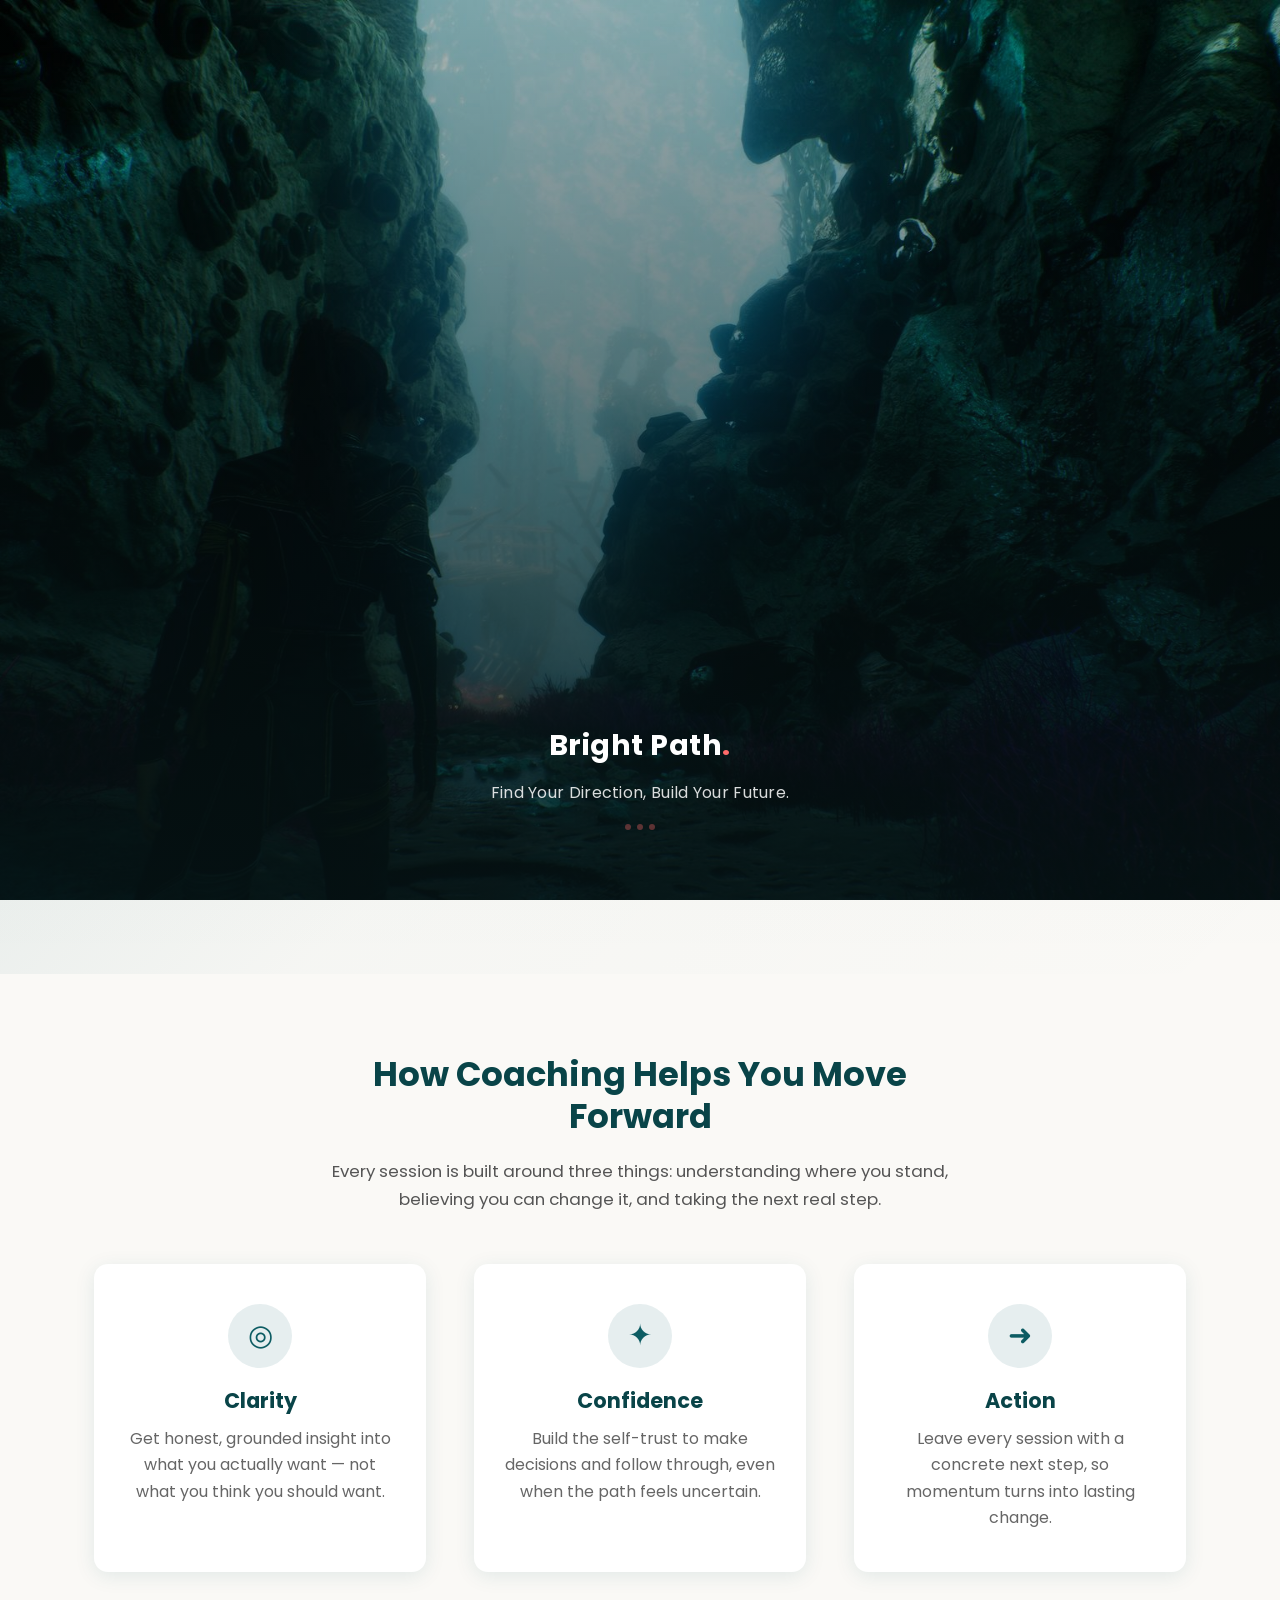
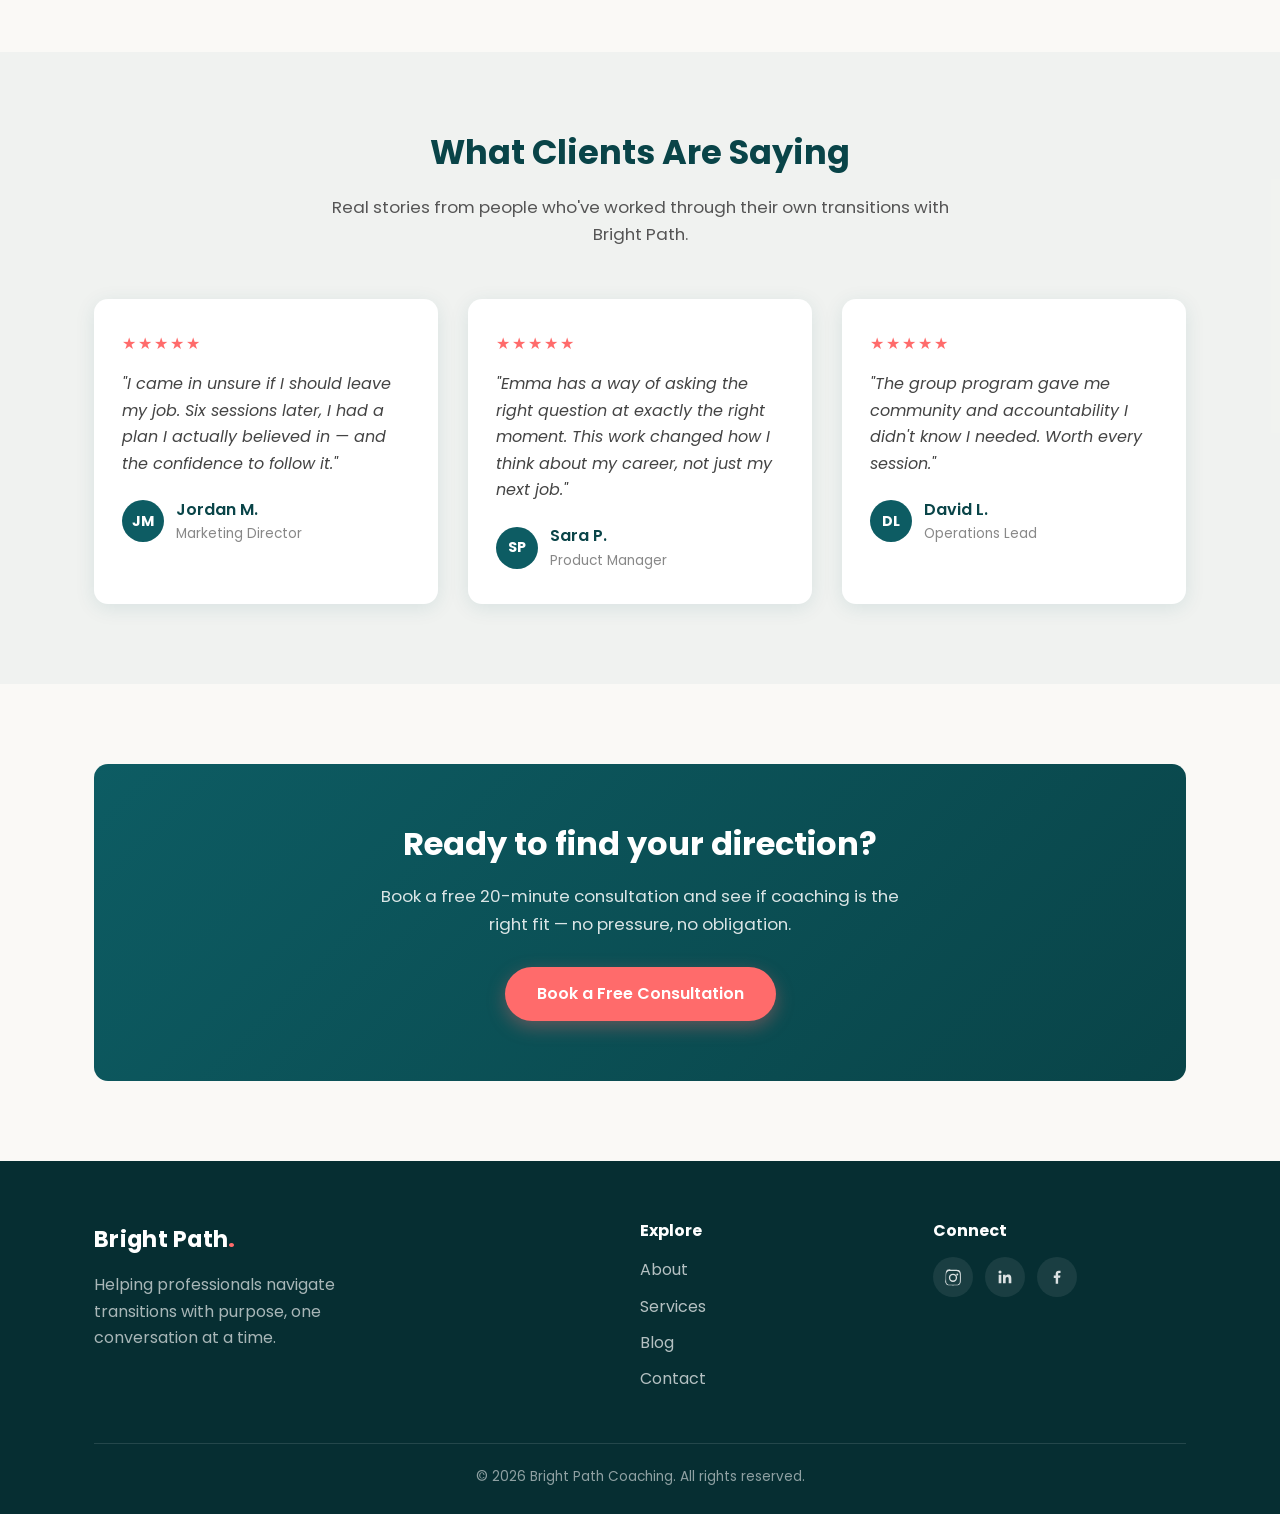
<file: index.html>
<!DOCTYPE html>
<html lang="en">
<head>
<script>document.documentElement.classList.add('js-ready');</script>
<meta charset="UTF-8">
<meta name="viewport" content="width=device-width, initial-scale=1.0">
<title>Bright Path Coaching | Find Your Direction, Build Your Future</title>
<meta name="description" content="Life coaching for professionals navigating career and life transitions with clarity, confidence, and action.">
<link rel="icon" href="favicon.ico" sizes="any">
<link rel="icon" type="image/png" href="favicon-32.png" sizes="32x32">
<link rel="apple-touch-icon" href="favicon-180.png">
<link rel="preconnect" href="https://fonts.googleapis.com">
<link href="https://fonts.googleapis.com/css2?family=Poppins:wght@400;500;600;700&display=swap" rel="stylesheet">
<link rel="stylesheet" href="style.css">
<noscript><style>#site-loader { display: none; }</style></noscript>
</head>
<body>

<div id="site-loader" class="site-loader" aria-hidden="true">
  <img src="loading-screen.jpg" alt="" class="site-loader-image">
  <div class="site-loader-content">
    <span class="site-loader-logo">Bright Path<span>.</span></span>
    <span class="site-loader-tagline">Find Your Direction, Build Your Future.</span>
    <span class="site-loader-dots"><span></span><span></span><span></span></span>
  </div>
</div>

<header class="site-header">
  <nav class="navbar">
    <a href="index.html" class="logo">Bright Path<span>.</span></a>
    <ul class="nav-links">
      <li><a href="index.html" class="active">Home</a></li>
      <li><a href="about.html">About</a></li>
      <li><a href="services.html">Services</a></li>
      <li><a href="blot.html">Blog</a></li>
      <li><a href="contact.html">Contact</a></li>
    </ul>
    <button class="nav-toggle" aria-label="Toggle navigation" aria-expanded="false">
      <span></span><span></span><span></span>
    </button>
  </nav>
</header>

<main>

  <!-- Hero -->
  <section class="hero">
    <div class="container">
      <span class="hero-tag">Life &amp; Career Coaching</span>
      <h1>Find Your Direction, Build Your Future.</h1>
      <p class="lead">One-on-one and group coaching for professionals ready to move through transitions with clarity, confidence, and a plan that actually works.</p>
      <div class="hero-actions">
        <a href="contact.html" class="btn btn-primary">Book a Free Consultation</a>
        <a href="services.html" class="btn btn-outline">View Services</a>
      </div>
    </div>
  </section>

  <!-- Feature Cards -->
  <section id="features">
    <div class="container">
      <div class="section-heading">
        <h2>How Coaching Helps You Move Forward</h2>
        <p>Every session is built around three things: understanding where you stand, believing you can change it, and taking the next real step.</p>
      </div>
      <div class="card-grid">
        <div class="card">
          <div class="card-icon">◎</div>
          <h3>Clarity</h3>
          <p>Get honest, grounded insight into what you actually want — not what you think you should want.</p>
        </div>
        <div class="card">
          <div class="card-icon">✦</div>
          <h3>Confidence</h3>
          <p>Build the self-trust to make decisions and follow through, even when the path feels uncertain.</p>
        </div>
        <div class="card">
          <div class="card-icon">➜</div>
          <h3>Action</h3>
          <p>Leave every session with a concrete next step, so momentum turns into lasting change.</p>
        </div>
      </div>
    </div>
  </section>

  <!-- Testimonials -->
  <section class="testimonials reveal">
    <div class="container">
      <div class="section-heading">
        <h2>What Clients Are Saying</h2>
        <p>Real stories from people who've worked through their own transitions with Bright Path.</p>
      </div>
      <div class="testimonial-grid">
        <div class="testimonial-card">
          <div class="testimonial-stars">★★★★★</div>
          <p class="testimonial-quote">"I came in unsure if I should leave my job. Six sessions later, I had a plan I actually believed in — and the confidence to follow it."</p>
          <div class="testimonial-author">
            <div class="testimonial-avatar">JM</div>
            <div>
              <div class="testimonial-author-name">Jordan M.</div>
              <div class="testimonial-author-role">Marketing Director</div>
            </div>
          </div>
        </div>
        <div class="testimonial-card">
          <div class="testimonial-stars">★★★★★</div>
          <p class="testimonial-quote">"Emma has a way of asking the right question at exactly the right moment. This work changed how I think about my career, not just my next job."</p>
          <div class="testimonial-author">
            <div class="testimonial-avatar">SP</div>
            <div>
              <div class="testimonial-author-name">Sara P.</div>
              <div class="testimonial-author-role">Product Manager</div>
            </div>
          </div>
        </div>
        <div class="testimonial-card">
          <div class="testimonial-stars">★★★★★</div>
          <p class="testimonial-quote">"The group program gave me community and accountability I didn't know I needed. Worth every session."</p>
          <div class="testimonial-author">
            <div class="testimonial-avatar">DL</div>
            <div>
              <div class="testimonial-author-name">David L.</div>
              <div class="testimonial-author-role">Operations Lead</div>
            </div>
          </div>
        </div>
      </div>
    </div>
  </section>

  <!-- CTA -->
  <section>
    <div class="cta-wrap">
      <div class="cta-band">
        <h2>Ready to find your direction?</h2>
        <p>Book a free 20-minute consultation and see if coaching is the right fit — no pressure, no obligation.</p>
        <a href="contact.html" class="btn btn-primary">Book a Free Consultation</a>
      </div>
    </div>
  </section>

</main>

<footer class="site-footer">
  <div class="container">
    <div class="footer-grid">
      <div class="footer-brand">
        <a href="index.html" class="logo">Bright Path<span>.</span></a>
        <p>Helping professionals navigate transitions with purpose, one conversation at a time.</p>
      </div>
      <div class="footer-col">
        <h4>Explore</h4>
        <ul>
          <li><a href="about.html">About</a></li>
          <li><a href="services.html">Services</a></li>
          <li><a href="blot.html">Blog</a></li>
          <li><a href="contact.html">Contact</a></li>
        </ul>
      </div>
      <div class="footer-col">
        <h4>Connect</h4>
        <div class="footer-social">
          <a href="https://instagram.com" target="_blank" rel="noopener" aria-label="Instagram">
            <svg viewBox="0 0 24 24" fill="currentColor" aria-hidden="true"><path d="M12 2.2c3.2 0 3.6 0 4.9.1 1.2.1 2 .3 2.5.5.6.2 1 .5 1.5 1 .4.4.7.9 1 1.5.2.5.4 1.3.5 2.5.1 1.3.1 1.7.1 4.9s0 3.6-.1 4.9c-.1 1.2-.3 2-.5 2.5-.2.6-.5 1-1 1.5-.4.4-.9.7-1.5 1-.5.2-1.3.4-2.5.5-1.3.1-1.7.1-4.9.1s-3.6 0-4.9-.1c-1.2-.1-2-.3-2.5-.5-.6-.2-1-.5-1.5-1-.4-.4-.7-.9-1-1.5-.2-.5-.4-1.3-.5-2.5C2.2 15.6 2.2 15.2 2.2 12s0-3.6.1-4.9c.1-1.2.3-2 .5-2.5.2-.6.5-1 1-1.5.4-.4.9-.7 1.5-1 .5-.2 1.3-.4 2.5-.5C8.4 2.2 8.8 2.2 12 2.2zm0 1.8c-3.1 0-3.5 0-4.7.1-1 .1-1.6.2-2 .4-.5.2-.8.4-1.2.8-.4.4-.6.7-.8 1.2-.1.4-.3 1-.4 2-.1 1.2-.1 1.6-.1 4.7s0 3.5.1 4.7c.1 1 .2 1.6.4 2 .2.5.4.8.8 1.2.4.4.7.6 1.2.8.4.1 1 .3 2 .4 1.2.1 1.6.1 4.7.1s3.5 0 4.7-.1c1-.1 1.6-.2 2-.4.5-.2.8-.4 1.2-.8.4-.4.6-.7.8-1.2.1-.4.3-1 .4-2 .1-1.2.1-1.6.1-4.7s0-3.5-.1-4.7c-.1-1-.2-1.6-.4-2-.2-.5-.4-.8-.8-1.2-.4-.4-.7-.6-1.2-.8-.4-.1-1-.3-2-.4-1.2-.1-1.6-.1-4.7-.1zm0 3.5a5.5 5.5 0 110 11 5.5 5.5 0 010-11zm0 1.8a3.7 3.7 0 100 7.4 3.7 3.7 0 000-7.4zm5.7-2a1.3 1.3 0 110 2.6 1.3 1.3 0 010-2.6z"/></svg>
          </a>
          <a href="https://linkedin.com" target="_blank" rel="noopener" aria-label="LinkedIn">
            <svg viewBox="0 0 24 24" fill="currentColor" aria-hidden="true"><path d="M20.45 20.45h-3.55v-5.57c0-1.33-.03-3.04-1.85-3.04-1.86 0-2.15 1.45-2.15 2.94v5.67H9.35V9h3.41v1.56h.05c.48-.9 1.64-1.85 3.37-1.85 3.6 0 4.27 2.37 4.27 5.46v6.28zM5.34 7.43a2.06 2.06 0 110-4.12 2.06 2.06 0 010 4.12zM7.12 20.45H3.56V9h3.56v11.45z"/></svg>
          </a>
          <a href="https://facebook.com" target="_blank" rel="noopener" aria-label="Facebook">
            <svg viewBox="0 0 24 24" fill="currentColor" aria-hidden="true"><path d="M13.5 21v-7.9h2.66l.4-3.1h-3.06V8.1c0-.9.25-1.51 1.54-1.51h1.64V3.8c-.28-.04-1.26-.12-2.4-.12-2.37 0-4 1.45-4 4.1v2.3H7.7v3.1h2.58V21h3.22z"/></svg>
          </a>
        </div>
      </div>
    </div>
    <div class="footer-bottom">
      &copy; 2026 Bright Path Coaching. All rights reserved.
    </div>
  </div>
</footer>

<script src="script.js"></script>
</body>
</html>
</file>
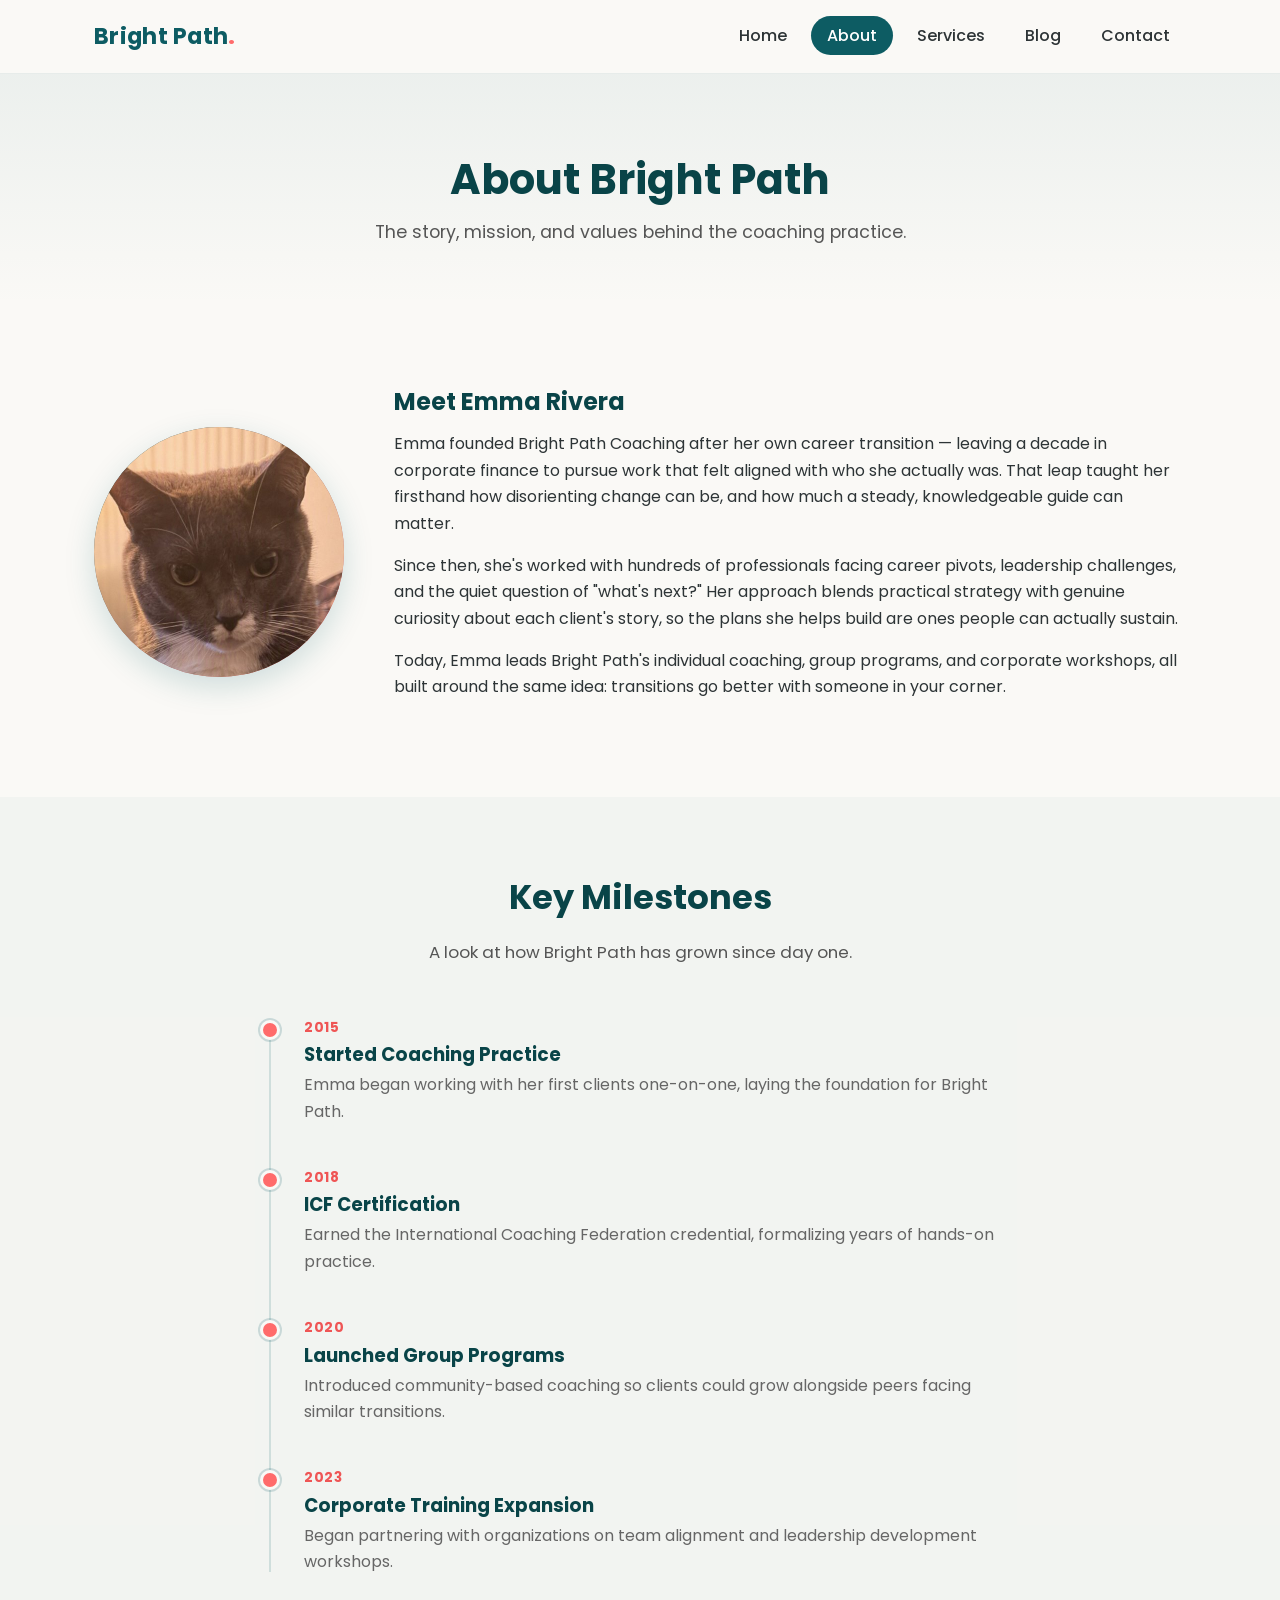
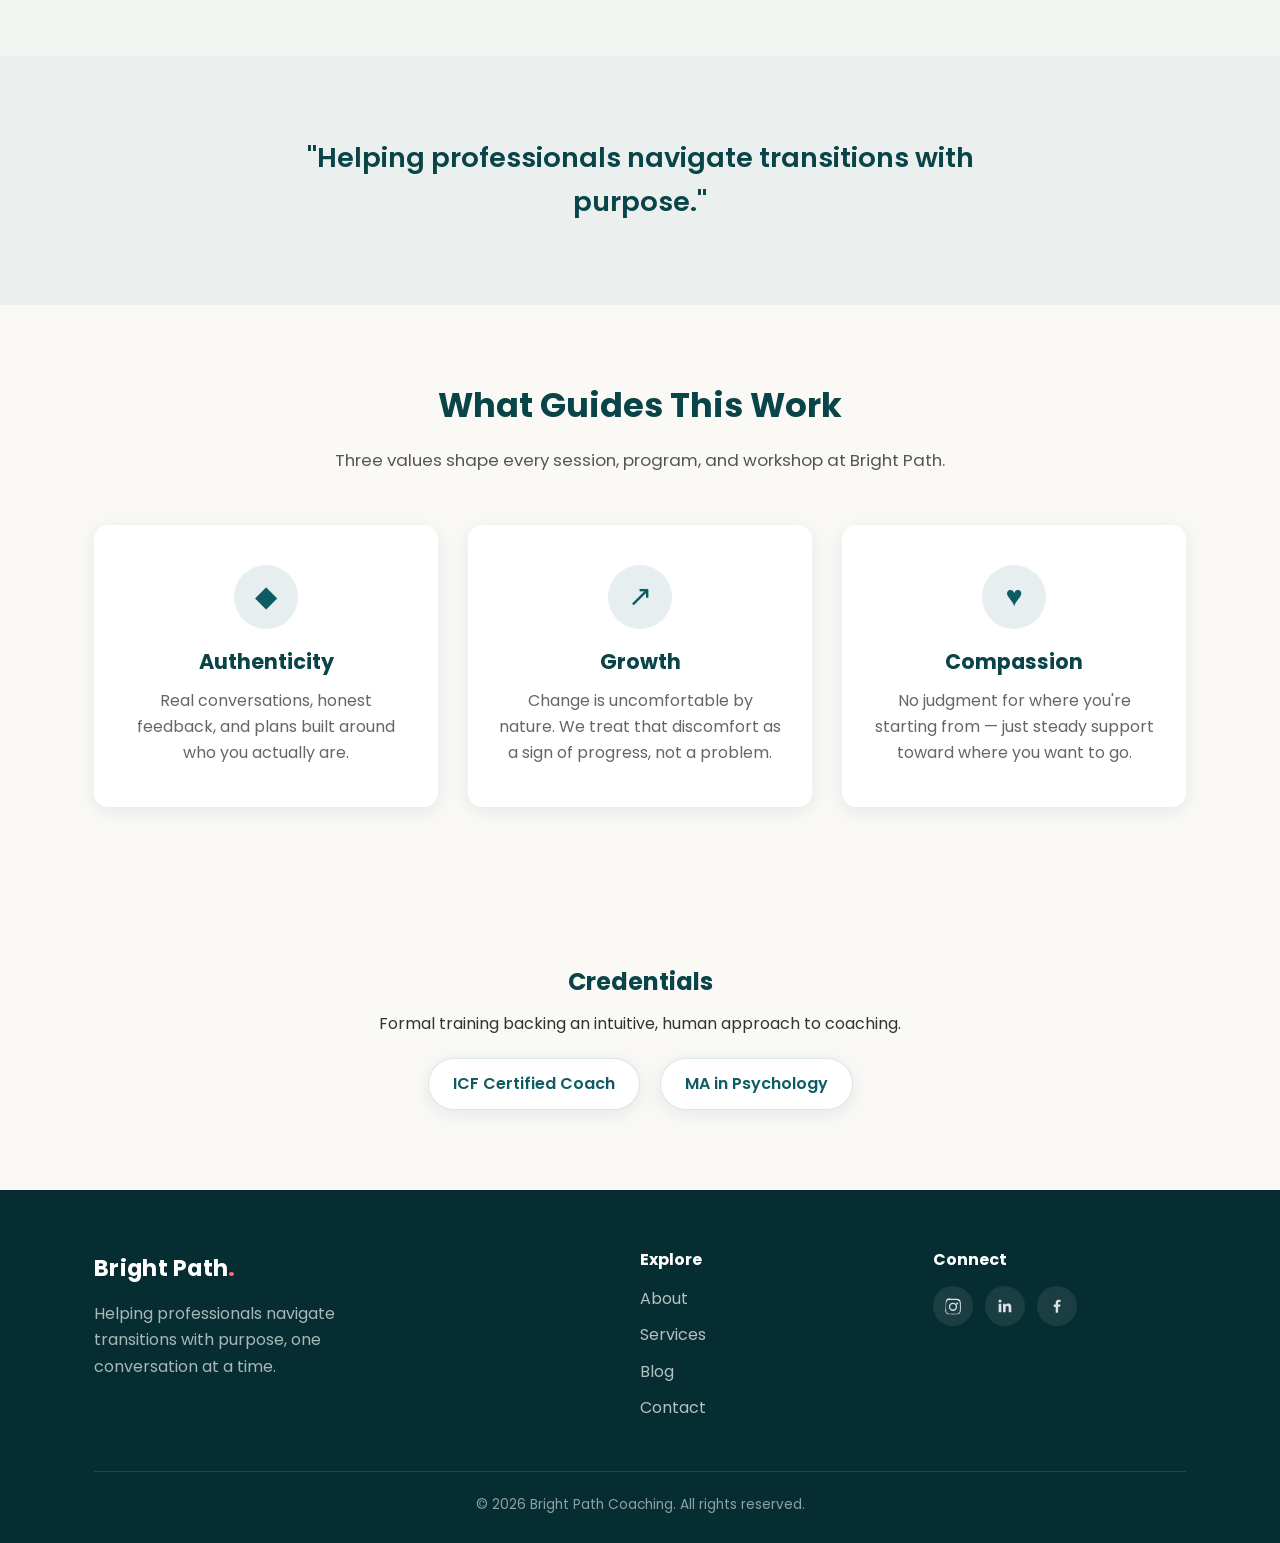
<file: about.html>
<!DOCTYPE html>
<html lang="en">
<head>
<script>document.documentElement.classList.add('js-ready');</script>
<meta charset="UTF-8">
<meta name="viewport" content="width=device-width, initial-scale=1.0">
<title>About Emma Rivera | Bright Path Coaching</title>
<meta name="description" content="Meet Emma Rivera, founder of Bright Path Coaching — ICF Certified Coach helping professionals navigate transitions with purpose.">
<link rel="icon" href="favicon.ico" sizes="any">
<link rel="icon" type="image/png" href="favicon-32.png" sizes="32x32">
<link rel="apple-touch-icon" href="favicon-180.png">
<link rel="preconnect" href="https://fonts.googleapis.com">
<link href="https://fonts.googleapis.com/css2?family=Poppins:wght@400;500;600;700&display=swap" rel="stylesheet">
<link rel="stylesheet" href="style.css">
</head>
<body>

<header class="site-header">
  <nav class="navbar">
    <a href="index.html" class="logo">Bright Path<span>.</span></a>
    <ul class="nav-links">
      <li><a href="index.html">Home</a></li>
      <li><a href="about.html" class="active">About</a></li>
      <li><a href="services.html">Services</a></li>
      <li><a href="blot.html">Blog</a></li>
      <li><a href="contact.html">Contact</a></li>
    </ul>
    <button class="nav-toggle" aria-label="Toggle navigation" aria-expanded="false">
      <span></span><span></span><span></span>
    </button>
  </nav>
</header>

<main>

  <section class="page-header">
    <div class="container">
      <h1>About Bright Path</h1>
      <p>The story, mission, and values behind the coaching practice.</p>
    </div>
  </section>

  <!-- Founder story -->
  <section id="story">
    <div class="container">
      <div class="about-story">
        <div class="photo-placeholder">
          <img src="founder-photo.jpg" alt="Emma Rivera, founder of Bright Path Coaching">
        </div>
        <div>
          <h2>Meet Emma Rivera</h2>
          <p>Emma founded Bright Path Coaching after her own career transition — leaving a decade in corporate finance to pursue work that felt aligned with who she actually was. That leap taught her firsthand how disorienting change can be, and how much a steady, knowledgeable guide can matter.</p>
          <p>Since then, she's worked with hundreds of professionals facing career pivots, leadership challenges, and the quiet question of "what's next?" Her approach blends practical strategy with genuine curiosity about each client's story, so the plans she helps build are ones people can actually sustain.</p>
          <p>Today, Emma leads Bright Path's individual coaching, group programs, and corporate workshops, all built around the same idea: transitions go better with someone in your corner.</p>
        </div>
      </div>
    </div>
  </section>

  <!-- Milestones -->
  <section id="milestones" style="background-color: rgba(13, 92, 99, 0.03);">
    <div class="container">
      <div class="section-heading">
        <h2>Key Milestones</h2>
        <p>A look at how Bright Path has grown since day one.</p>
      </div>
      <div class="timeline">
        <div class="timeline-item">
          <span class="timeline-dot"></span>
          <div class="timeline-year">2015</div>
          <h4>Started Coaching Practice</h4>
          <p>Emma began working with her first clients one-on-one, laying the foundation for Bright Path.</p>
        </div>
        <div class="timeline-item">
          <span class="timeline-dot"></span>
          <div class="timeline-year">2018</div>
          <h4>ICF Certification</h4>
          <p>Earned the International Coaching Federation credential, formalizing years of hands-on practice.</p>
        </div>
        <div class="timeline-item">
          <span class="timeline-dot"></span>
          <div class="timeline-year">2020</div>
          <h4>Launched Group Programs</h4>
          <p>Introduced community-based coaching so clients could grow alongside peers facing similar transitions.</p>
        </div>
        <div class="timeline-item">
          <span class="timeline-dot"></span>
          <div class="timeline-year">2023</div>
          <h4>Corporate Training Expansion</h4>
          <p>Began partnering with organizations on team alignment and leadership development workshops.</p>
        </div>
      </div>
    </div>
  </section>

  <!-- Mission -->
  <section class="mission-band">
    <div class="container">
      <blockquote>"Helping professionals navigate transitions with purpose."</blockquote>
    </div>
  </section>

  <!-- Values -->
  <section id="values">
    <div class="container">
      <div class="section-heading">
        <h2>What Guides This Work</h2>
        <p>Three values shape every session, program, and workshop at Bright Path.</p>
      </div>
      <div class="values-grid">
        <div class="card">
          <div class="card-icon">◆</div>
          <h3>Authenticity</h3>
          <p>Real conversations, honest feedback, and plans built around who you actually are.</p>
        </div>
        <div class="card">
          <div class="card-icon">↗</div>
          <h3>Growth</h3>
          <p>Change is uncomfortable by nature. We treat that discomfort as a sign of progress, not a problem.</p>
        </div>
        <div class="card">
          <div class="card-icon">♥</div>
          <h3>Compassion</h3>
          <p>No judgment for where you're starting from — just steady support toward where you want to go.</p>
        </div>
      </div>
    </div>
  </section>

  <!-- Certifications -->
  <section id="certifications">
    <div class="container" style="text-align:center;">
      <h2>Credentials</h2>
      <p>Formal training backing an intuitive, human approach to coaching.</p>
      <div class="cert-list">
        <span class="cert-badge">ICF Certified Coach</span>
        <span class="cert-badge">MA in Psychology</span>
      </div>
    </div>
  </section>

</main>

<footer class="site-footer">
  <div class="container">
    <div class="footer-grid">
      <div class="footer-brand">
        <a href="index.html" class="logo">Bright Path<span>.</span></a>
        <p>Helping professionals navigate transitions with purpose, one conversation at a time.</p>
      </div>
      <div class="footer-col">
        <h4>Explore</h4>
        <ul>
          <li><a href="about.html">About</a></li>
          <li><a href="services.html">Services</a></li>
          <li><a href="blot.html">Blog</a></li>
          <li><a href="contact.html">Contact</a></li>
        </ul>
      </div>
      <div class="footer-col">
        <h4>Connect</h4>
        <div class="footer-social">
          <a href="https://instagram.com" target="_blank" rel="noopener" aria-label="Instagram">
            <svg viewBox="0 0 24 24" fill="currentColor" aria-hidden="true"><path d="M12 2.2c3.2 0 3.6 0 4.9.1 1.2.1 2 .3 2.5.5.6.2 1 .5 1.5 1 .4.4.7.9 1 1.5.2.5.4 1.3.5 2.5.1 1.3.1 1.7.1 4.9s0 3.6-.1 4.9c-.1 1.2-.3 2-.5 2.5-.2.6-.5 1-1 1.5-.4.4-.9.7-1.5 1-.5.2-1.3.4-2.5.5-1.3.1-1.7.1-4.9.1s-3.6 0-4.9-.1c-1.2-.1-2-.3-2.5-.5-.6-.2-1-.5-1.5-1-.4-.4-.7-.9-1-1.5-.2-.5-.4-1.3-.5-2.5C2.2 15.6 2.2 15.2 2.2 12s0-3.6.1-4.9c.1-1.2.3-2 .5-2.5.2-.6.5-1 1-1.5.4-.4.9-.7 1.5-1 .5-.2 1.3-.4 2.5-.5C8.4 2.2 8.8 2.2 12 2.2zm0 1.8c-3.1 0-3.5 0-4.7.1-1 .1-1.6.2-2 .4-.5.2-.8.4-1.2.8-.4.4-.6.7-.8 1.2-.1.4-.3 1-.4 2-.1 1.2-.1 1.6-.1 4.7s0 3.5.1 4.7c.1 1 .2 1.6.4 2 .2.5.4.8.8 1.2.4.4.7.6 1.2.8.4.1 1 .3 2 .4 1.2.1 1.6.1 4.7.1s3.5 0 4.7-.1c1-.1 1.6-.2 2-.4.5-.2.8-.4 1.2-.8.4-.4.6-.7.8-1.2.1-.4.3-1 .4-2 .1-1.2.1-1.6.1-4.7s0-3.5-.1-4.7c-.1-1-.2-1.6-.4-2-.2-.5-.4-.8-.8-1.2-.4-.4-.7-.6-1.2-.8-.4-.1-1-.3-2-.4-1.2-.1-1.6-.1-4.7-.1zm0 3.5a5.5 5.5 0 110 11 5.5 5.5 0 010-11zm0 1.8a3.7 3.7 0 100 7.4 3.7 3.7 0 000-7.4zm5.7-2a1.3 1.3 0 110 2.6 1.3 1.3 0 010-2.6z"/></svg>
          </a>
          <a href="https://linkedin.com" target="_blank" rel="noopener" aria-label="LinkedIn">
            <svg viewBox="0 0 24 24" fill="currentColor" aria-hidden="true"><path d="M20.45 20.45h-3.55v-5.57c0-1.33-.03-3.04-1.85-3.04-1.86 0-2.15 1.45-2.15 2.94v5.67H9.35V9h3.41v1.56h.05c.48-.9 1.64-1.85 3.37-1.85 3.6 0 4.27 2.37 4.27 5.46v6.28zM5.34 7.43a2.06 2.06 0 110-4.12 2.06 2.06 0 010 4.12zM7.12 20.45H3.56V9h3.56v11.45z"/></svg>
          </a>
          <a href="https://facebook.com" target="_blank" rel="noopener" aria-label="Facebook">
            <svg viewBox="0 0 24 24" fill="currentColor" aria-hidden="true"><path d="M13.5 21v-7.9h2.66l.4-3.1h-3.06V8.1c0-.9.25-1.51 1.54-1.51h1.64V3.8c-.28-.04-1.26-.12-2.4-.12-2.37 0-4 1.45-4 4.1v2.3H7.7v3.1h2.58V21h3.22z"/></svg>
          </a>
        </div>
      </div>
    </div>
    <div class="footer-bottom">
      &copy; 2026 Bright Path Coaching. All rights reserved.
    </div>
  </div>
</footer>

<script src="script.js"></script>
</body>
</html>
</file>
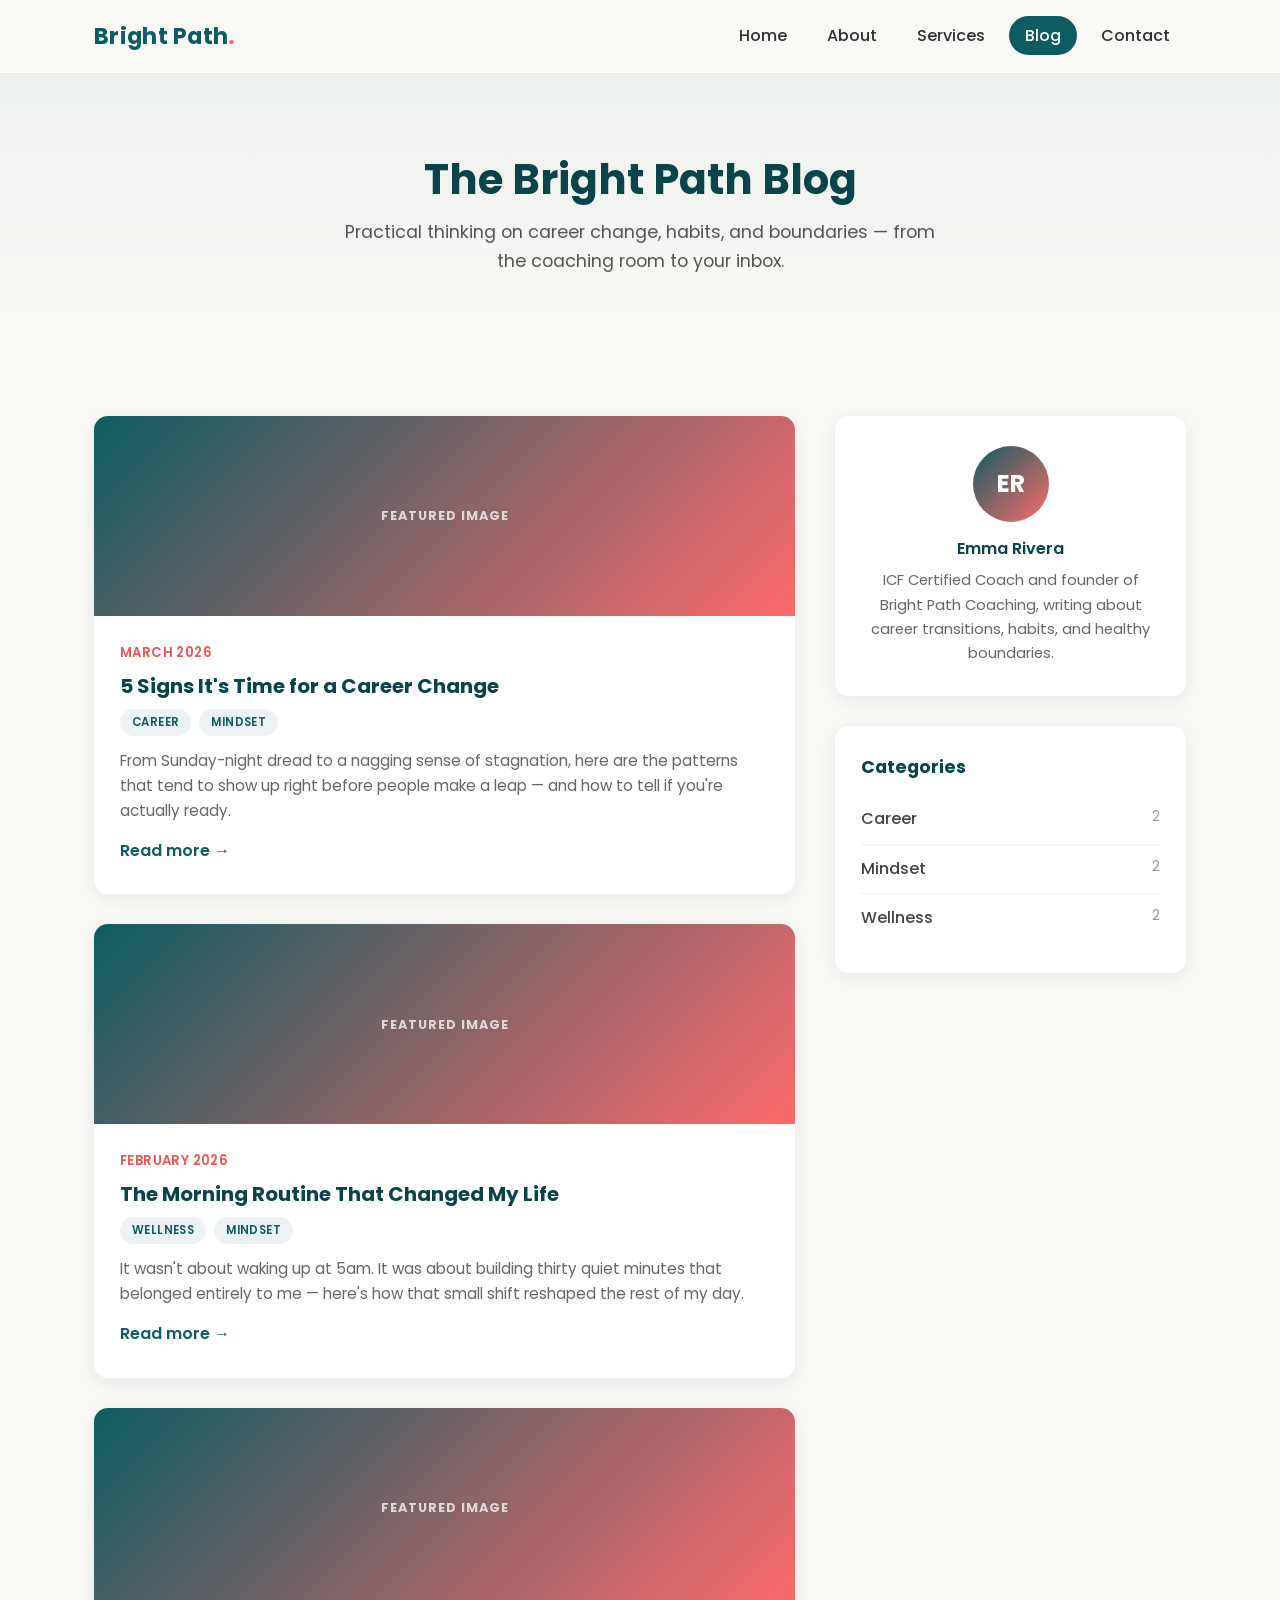
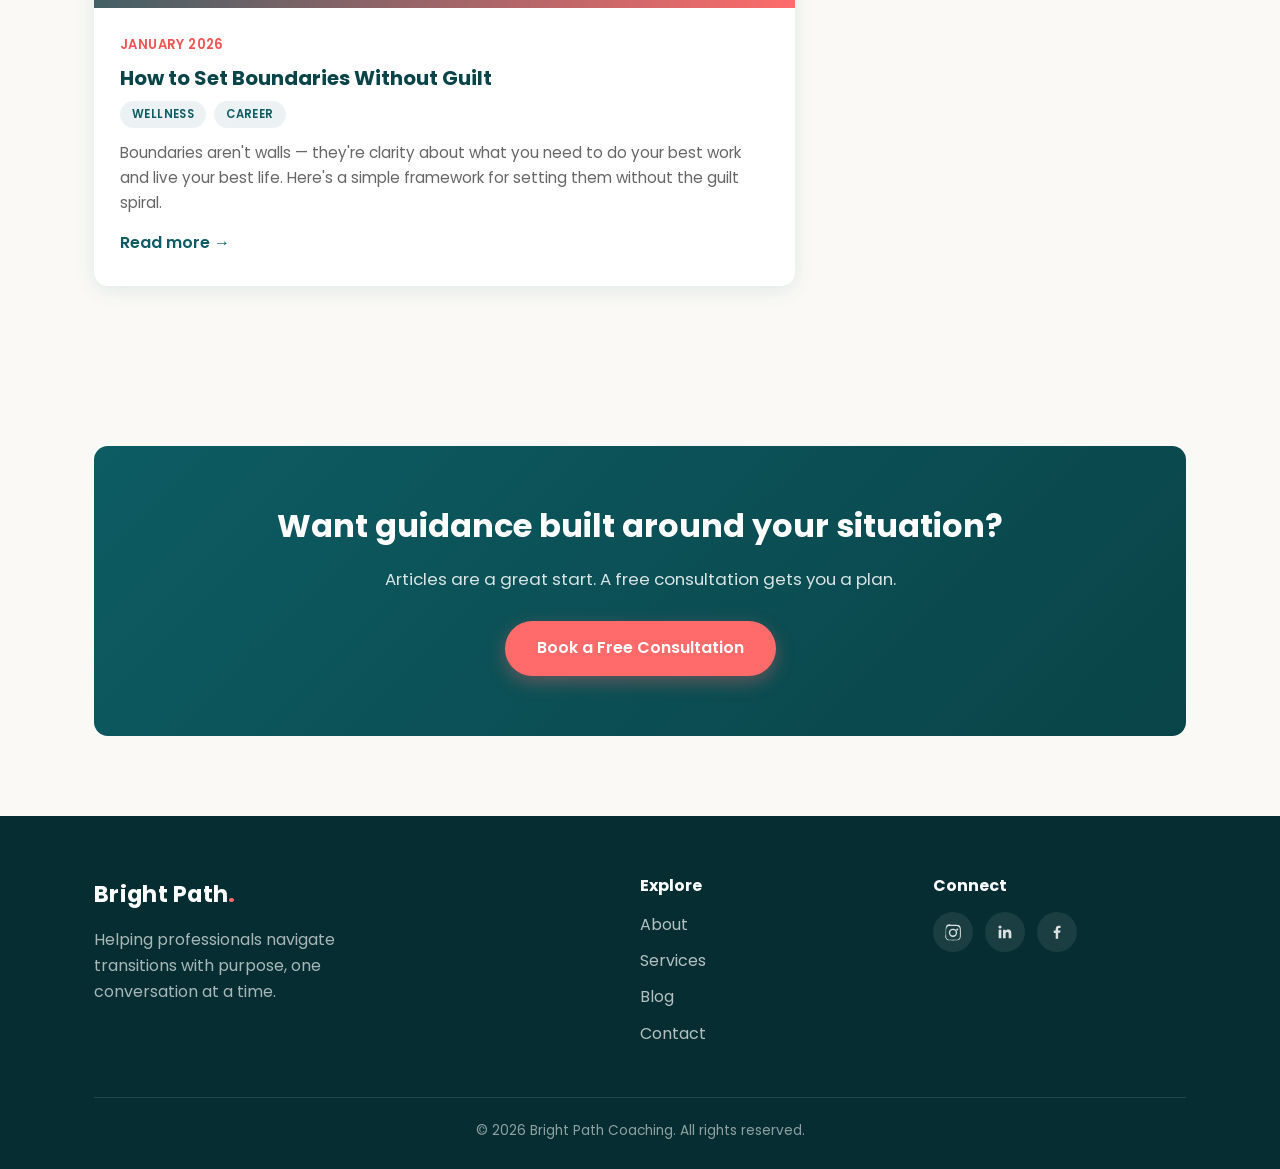
<file: blot.html>
<!DOCTYPE html>
<html lang="en">
<head>
<script>document.documentElement.classList.add('js-ready');</script>
<meta charset="UTF-8">
<meta name="viewport" content="width=device-width, initial-scale=1.0">
<title>Blog | Bright Path Coaching</title>
<meta name="description" content="Insights on career change, habits, and boundaries from Bright Path Coaching.">
<link rel="icon" href="favicon.ico" sizes="any">
<link rel="icon" type="image/png" href="favicon-32.png" sizes="32x32">
<link rel="apple-touch-icon" href="favicon-180.png">
<link rel="preconnect" href="https://fonts.googleapis.com">
<link href="https://fonts.googleapis.com/css2?family=Poppins:wght@400;500;600;700&display=swap" rel="stylesheet">
<link rel="stylesheet" href="style.css">
</head>
<body>

<header class="site-header">
  <nav class="navbar">
    <a href="index.html" class="logo">Bright Path<span>.</span></a>
    <ul class="nav-links">
      <li><a href="index.html">Home</a></li>
      <li><a href="about.html">About</a></li>
      <li><a href="services.html">Services</a></li>
      <li><a href="blot.html" class="active">Blog</a></li>
      <li><a href="contact.html">Contact</a></li>
    </ul>
    <button class="nav-toggle" aria-label="Toggle navigation" aria-expanded="false">
      <span></span><span></span><span></span>
    </button>
  </nav>
</header>

<main>

  <section class="page-header">
    <div class="container">
      <h1>The Bright Path Blog</h1>
      <p>Practical thinking on career change, habits, and boundaries — from the coaching room to your inbox.</p>
    </div>
  </section>

  <section id="posts">
    <div class="container">
      <div class="blog-layout">

        <div class="blog-grid">

          <article class="blog-card">
            <div class="blog-thumb">Featured Image</div>
            <div class="blog-body">
              <div class="blog-date">March 2026</div>
              <h3>5 Signs It's Time for a Career Change</h3>
              <div class="blog-tags">
                <span class="tag-pill">Career</span>
                <span class="tag-pill">Mindset</span>
              </div>
              <p>From Sunday-night dread to a nagging sense of stagnation, here are the patterns that tend to show up right before people make a leap — and how to tell if you're actually ready.</p>
              <a href="#" class="read-more">Read more →</a>
            </div>
          </article>

          <article class="blog-card">
            <div class="blog-thumb">Featured Image</div>
            <div class="blog-body">
              <div class="blog-date">February 2026</div>
              <h3>The Morning Routine That Changed My Life</h3>
              <div class="blog-tags">
                <span class="tag-pill">Wellness</span>
                <span class="tag-pill">Mindset</span>
              </div>
              <p>It wasn't about waking up at 5am. It was about building thirty quiet minutes that belonged entirely to me — here's how that small shift reshaped the rest of my day.</p>
              <a href="#" class="read-more">Read more →</a>
            </div>
          </article>

          <article class="blog-card">
            <div class="blog-thumb">Featured Image</div>
            <div class="blog-body">
              <div class="blog-date">January 2026</div>
              <h3>How to Set Boundaries Without Guilt</h3>
              <div class="blog-tags">
                <span class="tag-pill">Wellness</span>
                <span class="tag-pill">Career</span>
              </div>
              <p>Boundaries aren't walls — they're clarity about what you need to do your best work and live your best life. Here's a simple framework for setting them without the guilt spiral.</p>
              <a href="#" class="read-more">Read more →</a>
            </div>
          </article>

        </div>

        <aside class="blog-sidebar">
          <div class="sidebar-widget author-widget">
            <div class="author-avatar">ER</div>
            <div class="author-name">Emma Rivera</div>
            <p>ICF Certified Coach and founder of Bright Path Coaching, writing about career transitions, habits, and healthy boundaries.</p>
          </div>
          <div class="sidebar-widget">
            <h4>Categories</h4>
            <ul class="category-list">
              <li><a href="#">Career</a><span class="category-count">2</span></li>
              <li><a href="#">Mindset</a><span class="category-count">2</span></li>
              <li><a href="#">Wellness</a><span class="category-count">2</span></li>
            </ul>
          </div>
        </aside>

      </div>
    </div>
  </section>

  <section>
    <div class="cta-wrap">
      <div class="cta-band">
        <h2>Want guidance built around your situation?</h2>
        <p>Articles are a great start. A free consultation gets you a plan.</p>
        <a href="contact.html" class="btn btn-primary">Book a Free Consultation</a>
      </div>
    </div>
  </section>

</main>

<footer class="site-footer">
  <div class="container">
    <div class="footer-grid">
      <div class="footer-brand">
        <a href="index.html" class="logo">Bright Path<span>.</span></a>
        <p>Helping professionals navigate transitions with purpose, one conversation at a time.</p>
      </div>
      <div class="footer-col">
        <h4>Explore</h4>
        <ul>
          <li><a href="about.html">About</a></li>
          <li><a href="services.html">Services</a></li>
          <li><a href="blot.html">Blog</a></li>
          <li><a href="contact.html">Contact</a></li>
        </ul>
      </div>
      <div class="footer-col">
        <h4>Connect</h4>
        <div class="footer-social">
          <a href="https://instagram.com" target="_blank" rel="noopener" aria-label="Instagram">
            <svg viewBox="0 0 24 24" fill="currentColor" aria-hidden="true"><path d="M12 2.2c3.2 0 3.6 0 4.9.1 1.2.1 2 .3 2.5.5.6.2 1 .5 1.5 1 .4.4.7.9 1 1.5.2.5.4 1.3.5 2.5.1 1.3.1 1.7.1 4.9s0 3.6-.1 4.9c-.1 1.2-.3 2-.5 2.5-.2.6-.5 1-1 1.5-.4.4-.9.7-1.5 1-.5.2-1.3.4-2.5.5-1.3.1-1.7.1-4.9.1s-3.6 0-4.9-.1c-1.2-.1-2-.3-2.5-.5-.6-.2-1-.5-1.5-1-.4-.4-.7-.9-1-1.5-.2-.5-.4-1.3-.5-2.5C2.2 15.6 2.2 15.2 2.2 12s0-3.6.1-4.9c.1-1.2.3-2 .5-2.5.2-.6.5-1 1-1.5.4-.4.9-.7 1.5-1 .5-.2 1.3-.4 2.5-.5C8.4 2.2 8.8 2.2 12 2.2zm0 1.8c-3.1 0-3.5 0-4.7.1-1 .1-1.6.2-2 .4-.5.2-.8.4-1.2.8-.4.4-.6.7-.8 1.2-.1.4-.3 1-.4 2-.1 1.2-.1 1.6-.1 4.7s0 3.5.1 4.7c.1 1 .2 1.6.4 2 .2.5.4.8.8 1.2.4.4.7.6 1.2.8.4.1 1 .3 2 .4 1.2.1 1.6.1 4.7.1s3.5 0 4.7-.1c1-.1 1.6-.2 2-.4.5-.2.8-.4 1.2-.8.4-.4.6-.7.8-1.2.1-.4.3-1 .4-2 .1-1.2.1-1.6.1-4.7s0-3.5-.1-4.7c-.1-1-.2-1.6-.4-2-.2-.5-.4-.8-.8-1.2-.4-.4-.7-.6-1.2-.8-.4-.1-1-.3-2-.4-1.2-.1-1.6-.1-4.7-.1zm0 3.5a5.5 5.5 0 110 11 5.5 5.5 0 010-11zm0 1.8a3.7 3.7 0 100 7.4 3.7 3.7 0 000-7.4zm5.7-2a1.3 1.3 0 110 2.6 1.3 1.3 0 010-2.6z"/></svg>
          </a>
          <a href="https://linkedin.com" target="_blank" rel="noopener" aria-label="LinkedIn">
            <svg viewBox="0 0 24 24" fill="currentColor" aria-hidden="true"><path d="M20.45 20.45h-3.55v-5.57c0-1.33-.03-3.04-1.85-3.04-1.86 0-2.15 1.45-2.15 2.94v5.67H9.35V9h3.41v1.56h.05c.48-.9 1.64-1.85 3.37-1.85 3.6 0 4.27 2.37 4.27 5.46v6.28zM5.34 7.43a2.06 2.06 0 110-4.12 2.06 2.06 0 010 4.12zM7.12 20.45H3.56V9h3.56v11.45z"/></svg>
          </a>
          <a href="https://facebook.com" target="_blank" rel="noopener" aria-label="Facebook">
            <svg viewBox="0 0 24 24" fill="currentColor" aria-hidden="true"><path d="M13.5 21v-7.9h2.66l.4-3.1h-3.06V8.1c0-.9.25-1.51 1.54-1.51h1.64V3.8c-.28-.04-1.26-.12-2.4-.12-2.37 0-4 1.45-4 4.1v2.3H7.7v3.1h2.58V21h3.22z"/></svg>
          </a>
        </div>
      </div>
    </div>
    <div class="footer-bottom">
      &copy; 2026 Bright Path Coaching. All rights reserved.
    </div>
  </div>
</footer>

<script src="script.js"></script>
</body>
</html>
</file>
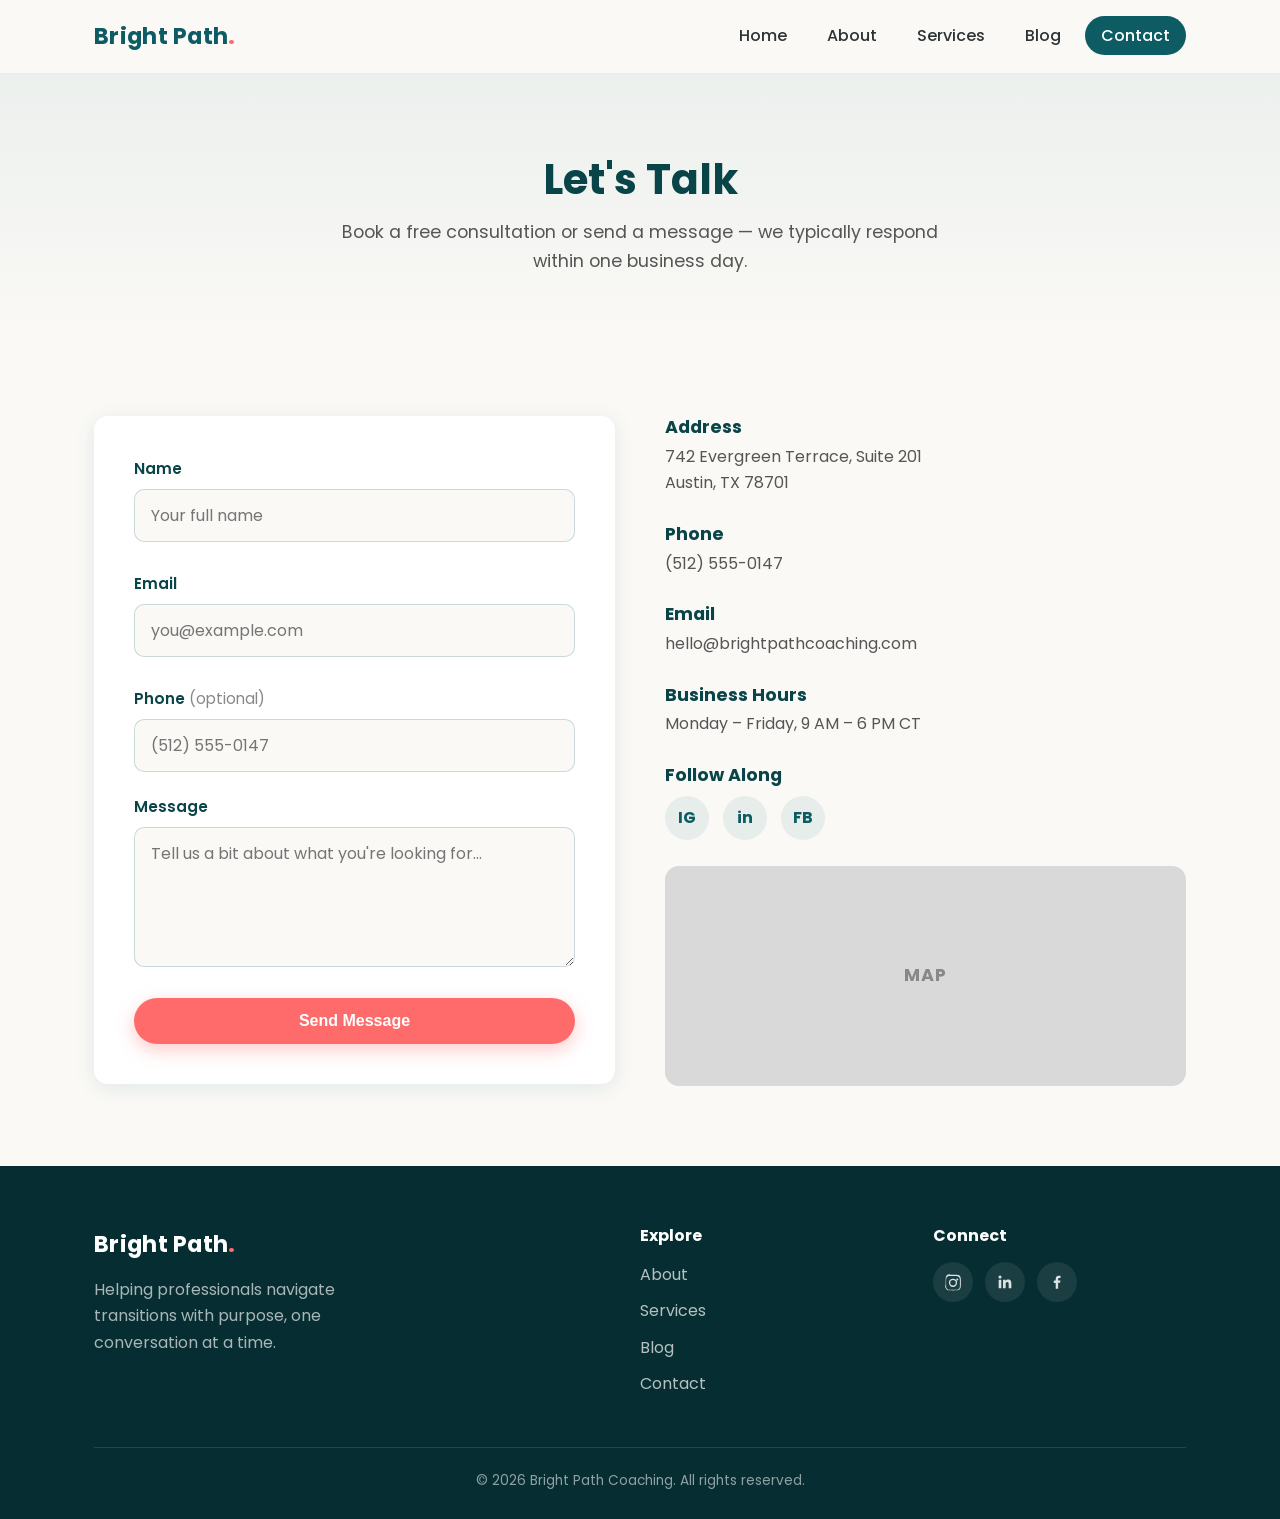
<file: contact.html>
<!DOCTYPE html>
<html lang="en">
<head>
<script>document.documentElement.classList.add('js-ready');</script>
<meta charset="UTF-8">
<meta name="viewport" content="width=device-width, initial-scale=1.0">
<title>Contact | Bright Path Coaching</title>
<meta name="description" content="Get in touch with Bright Path Coaching to book a free consultation.">
<link rel="icon" href="favicon.ico" sizes="any">
<link rel="icon" type="image/png" href="favicon-32.png" sizes="32x32">
<link rel="apple-touch-icon" href="favicon-180.png">
<link rel="preconnect" href="https://fonts.googleapis.com">
<link href="https://fonts.googleapis.com/css2?family=Poppins:wght@400;500;600;700&display=swap" rel="stylesheet">
<link rel="stylesheet" href="style.css">
</head>
<body>

<header class="site-header">
  <nav class="navbar">
    <a href="index.html" class="logo">Bright Path<span>.</span></a>
    <ul class="nav-links">
      <li><a href="index.html">Home</a></li>
      <li><a href="about.html">About</a></li>
      <li><a href="services.html">Services</a></li>
      <li><a href="blot.html">Blog</a></li>
      <li><a href="contact.html" class="active">Contact</a></li>
    </ul>
    <button class="nav-toggle" aria-label="Toggle navigation" aria-expanded="false">
      <span></span><span></span><span></span>
    </button>
  </nav>
</header>

<main>

  <section class="page-header">
    <div class="container">
      <h1>Let's Talk</h1>
      <p>Book a free consultation or send a message — we typically respond within one business day.</p>
    </div>
  </section>

  <section id="contact">
    <div class="container">
      <div class="contact-grid">

        <div class="contact-form-wrap">
          <div class="form-success">Thank you! I'll be in touch within 24 hours.</div>
          <form class="contact-form" id="contact-form" novalidate>
            <div class="form-group">
              <label for="name">Name</label>
              <input type="text" id="name" name="name" placeholder="Your full name" required>
              <span class="form-error" id="name-error"></span>
            </div>
            <div class="form-group">
              <label for="email">Email</label>
              <input type="email" id="email" name="email" placeholder="you@example.com" required>
              <span class="form-error" id="email-error"></span>
            </div>
            <div class="form-group">
              <label for="phone">Phone <span style="font-weight:400; color:#888;">(optional)</span></label>
              <input type="tel" id="phone" name="phone" placeholder="(512) 555-0147">
            </div>
            <div class="form-group">
              <label for="message">Message</label>
              <textarea id="message" name="message" placeholder="Tell us a bit about what you're looking for..." required></textarea>
            </div>
            <button type="submit" class="btn btn-primary btn-block">Send Message</button>
          </form>
        </div>

        <div class="contact-details">
          <div class="contact-info-card">
            <h3>Address</h3>
            <p>742 Evergreen Terrace, Suite 201<br>Austin, TX 78701</p>
          </div>
          <div class="contact-info-card">
            <h3>Phone</h3>
            <p><a href="tel:+15125550147">(512) 555-0147</a></p>
          </div>
          <div class="contact-info-card">
            <h3>Email</h3>
            <p><a href="mailto:hello@brightpathcoaching.com">hello@brightpathcoaching.com</a></p>
          </div>
          <div class="contact-info-card">
            <h3>Business Hours</h3>
            <p>Monday – Friday, 9 AM – 6 PM CT</p>
          </div>
          <div class="contact-info-card">
            <h3>Follow Along</h3>
            <div class="social-links">
              <a href="https://instagram.com" target="_blank" rel="noopener" aria-label="Instagram">IG</a>
              <a href="https://linkedin.com" target="_blank" rel="noopener" aria-label="LinkedIn">in</a>
              <a href="https://facebook.com" target="_blank" rel="noopener" aria-label="Facebook">FB</a>
            </div>
          </div>
          <div class="map-placeholder">Map</div>
        </div>

      </div>
    </div>
  </section>

</main>

<footer class="site-footer">
  <div class="container">
    <div class="footer-grid">
      <div class="footer-brand">
        <a href="index.html" class="logo">Bright Path<span>.</span></a>
        <p>Helping professionals navigate transitions with purpose, one conversation at a time.</p>
      </div>
      <div class="footer-col">
        <h4>Explore</h4>
        <ul>
          <li><a href="about.html">About</a></li>
          <li><a href="services.html">Services</a></li>
          <li><a href="blot.html">Blog</a></li>
          <li><a href="contact.html">Contact</a></li>
        </ul>
      </div>
      <div class="footer-col">
        <h4>Connect</h4>
        <div class="footer-social">
          <a href="https://instagram.com" target="_blank" rel="noopener" aria-label="Instagram">
            <svg viewBox="0 0 24 24" fill="currentColor" aria-hidden="true"><path d="M12 2.2c3.2 0 3.6 0 4.9.1 1.2.1 2 .3 2.5.5.6.2 1 .5 1.5 1 .4.4.7.9 1 1.5.2.5.4 1.3.5 2.5.1 1.3.1 1.7.1 4.9s0 3.6-.1 4.9c-.1 1.2-.3 2-.5 2.5-.2.6-.5 1-1 1.5-.4.4-.9.7-1.5 1-.5.2-1.3.4-2.5.5-1.3.1-1.7.1-4.9.1s-3.6 0-4.9-.1c-1.2-.1-2-.3-2.5-.5-.6-.2-1-.5-1.5-1-.4-.4-.7-.9-1-1.5-.2-.5-.4-1.3-.5-2.5C2.2 15.6 2.2 15.2 2.2 12s0-3.6.1-4.9c.1-1.2.3-2 .5-2.5.2-.6.5-1 1-1.5.4-.4.9-.7 1.5-1 .5-.2 1.3-.4 2.5-.5C8.4 2.2 8.8 2.2 12 2.2zm0 1.8c-3.1 0-3.5 0-4.7.1-1 .1-1.6.2-2 .4-.5.2-.8.4-1.2.8-.4.4-.6.7-.8 1.2-.1.4-.3 1-.4 2-.1 1.2-.1 1.6-.1 4.7s0 3.5.1 4.7c.1 1 .2 1.6.4 2 .2.5.4.8.8 1.2.4.4.7.6 1.2.8.4.1 1 .3 2 .4 1.2.1 1.6.1 4.7.1s3.5 0 4.7-.1c1-.1 1.6-.2 2-.4.5-.2.8-.4 1.2-.8.4-.4.6-.7.8-1.2.1-.4.3-1 .4-2 .1-1.2.1-1.6.1-4.7s0-3.5-.1-4.7c-.1-1-.2-1.6-.4-2-.2-.5-.4-.8-.8-1.2-.4-.4-.7-.6-1.2-.8-.4-.1-1-.3-2-.4-1.2-.1-1.6-.1-4.7-.1zm0 3.5a5.5 5.5 0 110 11 5.5 5.5 0 010-11zm0 1.8a3.7 3.7 0 100 7.4 3.7 3.7 0 000-7.4zm5.7-2a1.3 1.3 0 110 2.6 1.3 1.3 0 010-2.6z"/></svg>
          </a>
          <a href="https://linkedin.com" target="_blank" rel="noopener" aria-label="LinkedIn">
            <svg viewBox="0 0 24 24" fill="currentColor" aria-hidden="true"><path d="M20.45 20.45h-3.55v-5.57c0-1.33-.03-3.04-1.85-3.04-1.86 0-2.15 1.45-2.15 2.94v5.67H9.35V9h3.41v1.56h.05c.48-.9 1.64-1.85 3.37-1.85 3.6 0 4.27 2.37 4.27 5.46v6.28zM5.34 7.43a2.06 2.06 0 110-4.12 2.06 2.06 0 010 4.12zM7.12 20.45H3.56V9h3.56v11.45z"/></svg>
          </a>
          <a href="https://facebook.com" target="_blank" rel="noopener" aria-label="Facebook">
            <svg viewBox="0 0 24 24" fill="currentColor" aria-hidden="true"><path d="M13.5 21v-7.9h2.66l.4-3.1h-3.06V8.1c0-.9.25-1.51 1.54-1.51h1.64V3.8c-.28-.04-1.26-.12-2.4-.12-2.37 0-4 1.45-4 4.1v2.3H7.7v3.1h2.58V21h3.22z"/></svg>
          </a>
        </div>
      </div>
    </div>
    <div class="footer-bottom">
      &copy; 2026 Bright Path Coaching. All rights reserved.
    </div>
  </div>
</footer>

<script src="script.js"></script>
</body>
</html>
</file>
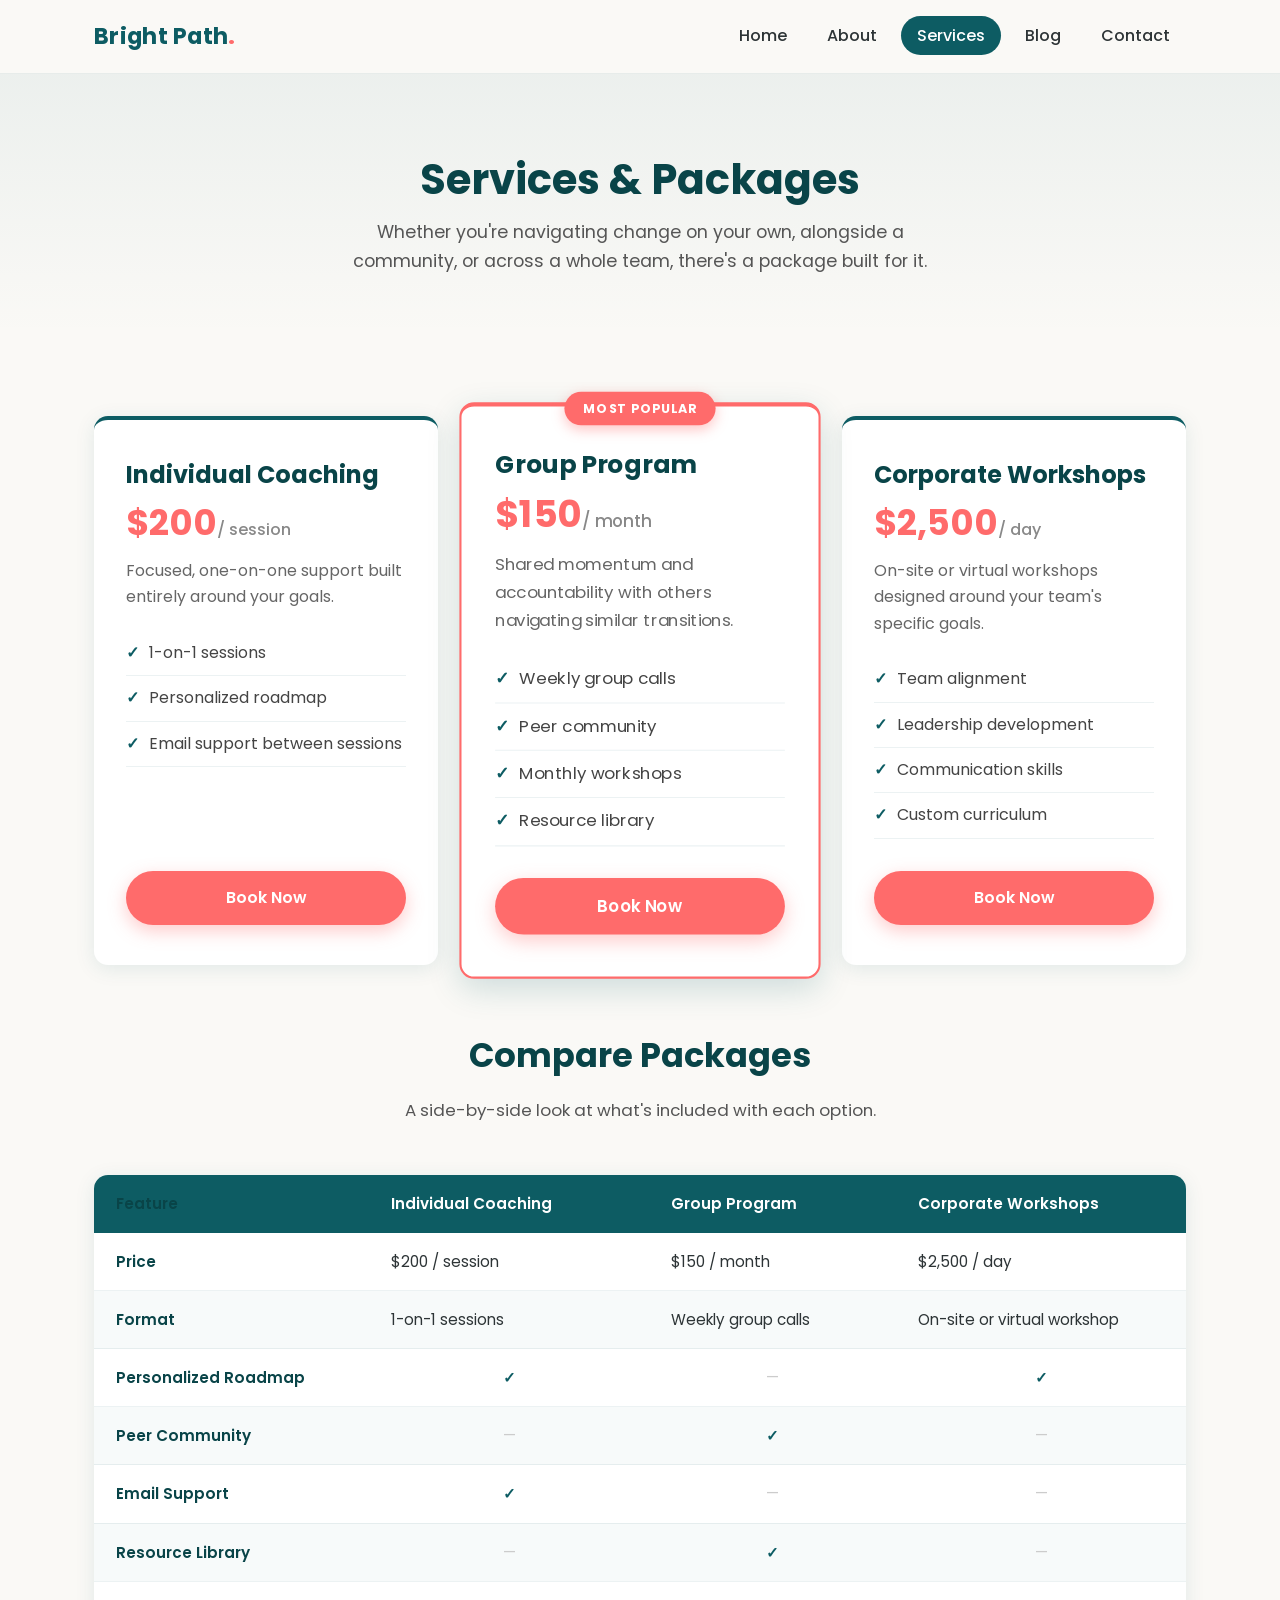
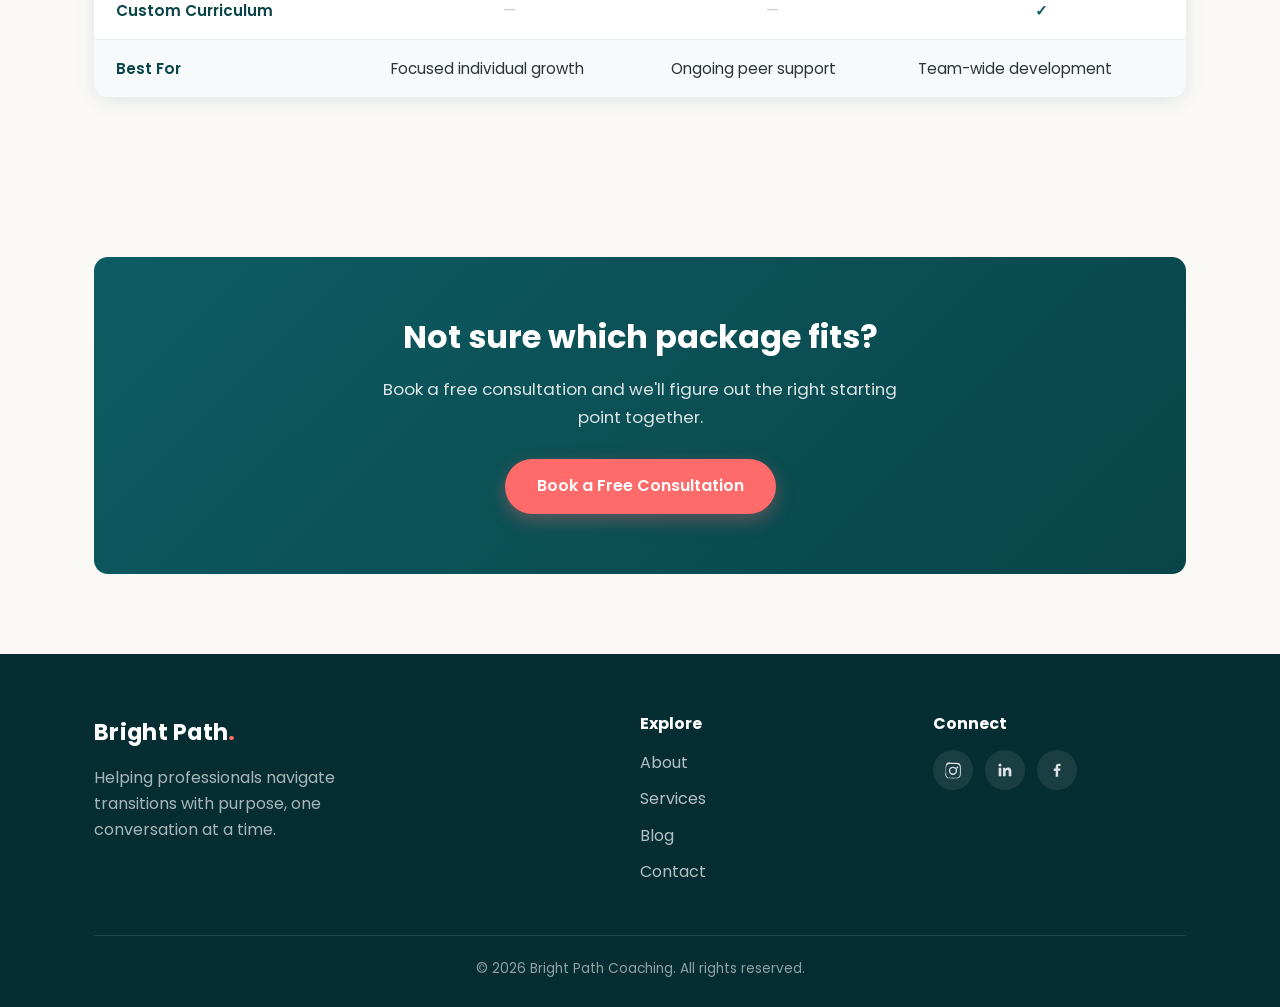
<file: services.html>
<!DOCTYPE html>
<html lang="en">
<head>
<script>document.documentElement.classList.add('js-ready');</script>
<meta charset="UTF-8">
<meta name="viewport" content="width=device-width, initial-scale=1.0">
<title>Services &amp; Pricing | Bright Path Coaching</title>
<meta name="description" content="Individual coaching, group programs, and corporate workshops from Bright Path Coaching.">
<link rel="icon" href="favicon.ico" sizes="any">
<link rel="icon" type="image/png" href="favicon-32.png" sizes="32x32">
<link rel="apple-touch-icon" href="favicon-180.png">
<link rel="preconnect" href="https://fonts.googleapis.com">
<link href="https://fonts.googleapis.com/css2?family=Poppins:wght@400;500;600;700&display=swap" rel="stylesheet">
<link rel="stylesheet" href="style.css">
</head>
<body>

<header class="site-header">
  <nav class="navbar">
    <a href="index.html" class="logo">Bright Path<span>.</span></a>
    <ul class="nav-links">
      <li><a href="index.html">Home</a></li>
      <li><a href="about.html">About</a></li>
      <li><a href="services.html" class="active">Services</a></li>
      <li><a href="blot.html">Blog</a></li>
      <li><a href="contact.html">Contact</a></li>
    </ul>
    <button class="nav-toggle" aria-label="Toggle navigation" aria-expanded="false">
      <span></span><span></span><span></span>
    </button>
  </nav>
</header>

<main>

  <section class="page-header">
    <div class="container">
      <h1>Services &amp; Packages</h1>
      <p>Whether you're navigating change on your own, alongside a community, or across a whole team, there's a package built for it.</p>
    </div>
  </section>

  <section id="packages">
    <div class="container">
      <div class="pricing-grid">

        <div class="pricing-card">
          <h3>Individual Coaching</h3>
          <div class="price">$200<span>/ session</span></div>
          <p class="pricing-desc">Focused, one-on-one support built entirely around your goals.</p>
          <ul class="feature-list">
            <li>1-on-1 sessions</li>
            <li>Personalized roadmap</li>
            <li>Email support between sessions</li>
          </ul>
          <a href="contact.html" class="btn btn-primary btn-block">Book Now</a>
        </div>

        <div class="pricing-card featured">
          <span class="pricing-badge">Most Popular</span>
          <h3>Group Program</h3>
          <div class="price">$150<span>/ month</span></div>
          <p class="pricing-desc">Shared momentum and accountability with others navigating similar transitions.</p>
          <ul class="feature-list">
            <li>Weekly group calls</li>
            <li>Peer community</li>
            <li>Monthly workshops</li>
            <li>Resource library</li>
          </ul>
          <a href="contact.html" class="btn btn-primary btn-block">Book Now</a>
        </div>

        <div class="pricing-card">
          <h3>Corporate Workshops</h3>
          <div class="price">$2,500<span>/ day</span></div>
          <p class="pricing-desc">On-site or virtual workshops designed around your team's specific goals.</p>
          <ul class="feature-list">
            <li>Team alignment</li>
            <li>Leadership development</li>
            <li>Communication skills</li>
            <li>Custom curriculum</li>
          </ul>
          <a href="contact.html" class="btn btn-primary btn-block">Book Now</a>
        </div>

      </div>

      <!-- Comparison Table -->
      <div class="comparison-wrap">
        <div class="section-heading">
          <h2>Compare Packages</h2>
          <p>A side-by-side look at what's included with each option.</p>
        </div>
        <div class="comparison-table-scroll">
          <table class="comparison-table">
            <thead>
              <tr>
                <th>Feature</th>
                <th>Individual Coaching</th>
                <th>Group Program</th>
                <th>Corporate Workshops</th>
              </tr>
            </thead>
            <tbody>
              <tr>
                <td>Price</td>
                <td>$200 / session</td>
                <td>$150 / month</td>
                <td>$2,500 / day</td>
              </tr>
              <tr>
                <td>Format</td>
                <td>1-on-1 sessions</td>
                <td>Weekly group calls</td>
                <td>On-site or virtual workshop</td>
              </tr>
              <tr>
                <td>Personalized Roadmap</td>
                <td class="yes">✓</td>
                <td class="no">—</td>
                <td class="yes">✓</td>
              </tr>
              <tr>
                <td>Peer Community</td>
                <td class="no">—</td>
                <td class="yes">✓</td>
                <td class="no">—</td>
              </tr>
              <tr>
                <td>Email Support</td>
                <td class="yes">✓</td>
                <td class="no">—</td>
                <td class="no">—</td>
              </tr>
              <tr>
                <td>Resource Library</td>
                <td class="no">—</td>
                <td class="yes">✓</td>
                <td class="no">—</td>
              </tr>
              <tr>
                <td>Custom Curriculum</td>
                <td class="no">—</td>
                <td class="no">—</td>
                <td class="yes">✓</td>
              </tr>
              <tr>
                <td>Best For</td>
                <td>Focused individual growth</td>
                <td>Ongoing peer support</td>
                <td>Team-wide development</td>
              </tr>
            </tbody>
          </table>
        </div>
      </div>
    </div>
  </section>

  <section>
    <div class="cta-wrap">
      <div class="cta-band">
        <h2>Not sure which package fits?</h2>
        <p>Book a free consultation and we'll figure out the right starting point together.</p>
        <a href="contact.html" class="btn btn-primary">Book a Free Consultation</a>
      </div>
    </div>
  </section>

</main>

<footer class="site-footer">
  <div class="container">
    <div class="footer-grid">
      <div class="footer-brand">
        <a href="index.html" class="logo">Bright Path<span>.</span></a>
        <p>Helping professionals navigate transitions with purpose, one conversation at a time.</p>
      </div>
      <div class="footer-col">
        <h4>Explore</h4>
        <ul>
          <li><a href="about.html">About</a></li>
          <li><a href="services.html">Services</a></li>
          <li><a href="blot.html">Blog</a></li>
          <li><a href="contact.html">Contact</a></li>
        </ul>
      </div>
      <div class="footer-col">
        <h4>Connect</h4>
        <div class="footer-social">
          <a href="https://instagram.com" target="_blank" rel="noopener" aria-label="Instagram">
            <svg viewBox="0 0 24 24" fill="currentColor" aria-hidden="true"><path d="M12 2.2c3.2 0 3.6 0 4.9.1 1.2.1 2 .3 2.5.5.6.2 1 .5 1.5 1 .4.4.7.9 1 1.5.2.5.4 1.3.5 2.5.1 1.3.1 1.7.1 4.9s0 3.6-.1 4.9c-.1 1.2-.3 2-.5 2.5-.2.6-.5 1-1 1.5-.4.4-.9.7-1.5 1-.5.2-1.3.4-2.5.5-1.3.1-1.7.1-4.9.1s-3.6 0-4.9-.1c-1.2-.1-2-.3-2.5-.5-.6-.2-1-.5-1.5-1-.4-.4-.7-.9-1-1.5-.2-.5-.4-1.3-.5-2.5C2.2 15.6 2.2 15.2 2.2 12s0-3.6.1-4.9c.1-1.2.3-2 .5-2.5.2-.6.5-1 1-1.5.4-.4.9-.7 1.5-1 .5-.2 1.3-.4 2.5-.5C8.4 2.2 8.8 2.2 12 2.2zm0 1.8c-3.1 0-3.5 0-4.7.1-1 .1-1.6.2-2 .4-.5.2-.8.4-1.2.8-.4.4-.6.7-.8 1.2-.1.4-.3 1-.4 2-.1 1.2-.1 1.6-.1 4.7s0 3.5.1 4.7c.1 1 .2 1.6.4 2 .2.5.4.8.8 1.2.4.4.7.6 1.2.8.4.1 1 .3 2 .4 1.2.1 1.6.1 4.7.1s3.5 0 4.7-.1c1-.1 1.6-.2 2-.4.5-.2.8-.4 1.2-.8.4-.4.6-.7.8-1.2.1-.4.3-1 .4-2 .1-1.2.1-1.6.1-4.7s0-3.5-.1-4.7c-.1-1-.2-1.6-.4-2-.2-.5-.4-.8-.8-1.2-.4-.4-.7-.6-1.2-.8-.4-.1-1-.3-2-.4-1.2-.1-1.6-.1-4.7-.1zm0 3.5a5.5 5.5 0 110 11 5.5 5.5 0 010-11zm0 1.8a3.7 3.7 0 100 7.4 3.7 3.7 0 000-7.4zm5.7-2a1.3 1.3 0 110 2.6 1.3 1.3 0 010-2.6z"/></svg>
          </a>
          <a href="https://linkedin.com" target="_blank" rel="noopener" aria-label="LinkedIn">
            <svg viewBox="0 0 24 24" fill="currentColor" aria-hidden="true"><path d="M20.45 20.45h-3.55v-5.57c0-1.33-.03-3.04-1.85-3.04-1.86 0-2.15 1.45-2.15 2.94v5.67H9.35V9h3.41v1.56h.05c.48-.9 1.64-1.85 3.37-1.85 3.6 0 4.27 2.37 4.27 5.46v6.28zM5.34 7.43a2.06 2.06 0 110-4.12 2.06 2.06 0 010 4.12zM7.12 20.45H3.56V9h3.56v11.45z"/></svg>
          </a>
          <a href="https://facebook.com" target="_blank" rel="noopener" aria-label="Facebook">
            <svg viewBox="0 0 24 24" fill="currentColor" aria-hidden="true"><path d="M13.5 21v-7.9h2.66l.4-3.1h-3.06V8.1c0-.9.25-1.51 1.54-1.51h1.64V3.8c-.28-.04-1.26-.12-2.4-.12-2.37 0-4 1.45-4 4.1v2.3H7.7v3.1h2.58V21h3.22z"/></svg>
          </a>
        </div>
      </div>
    </div>
    <div class="footer-bottom">
      &copy; 2026 Bright Path Coaching. All rights reserved.
    </div>
  </div>
</footer>

<script src="script.js"></script>
</body>
</html>
</file>
<file: style.css>
/* ==========================================================================
   Bright Path Coaching — Shared Stylesheet
   ========================================================================== */

:root {
  --teal: #0D5C63;
  --teal-dark: #094448;
  --coral: #FF6B6B;
  --coral-dark: #ef5555;
  --bg: #FAF9F6;
  --charcoal: #2D3436;
  --white: #ffffff;
  --shadow: 0 4px 20px rgba(13, 92, 99, 0.1);
  --shadow-hover: 0 10px 30px rgba(13, 92, 99, 0.18);
  --radius: 14px;
  --max-width: 1140px;
  --footer-bg: #062E32;
}

* {
  box-sizing: border-box;
}

html {
  scroll-behavior: smooth;
}

body {
  margin: 0;
  font-family: 'Poppins', 'Segoe UI', -apple-system, BlinkMacSystemFont, sans-serif;
  background-color: var(--bg);
  color: var(--charcoal);
  line-height: 1.65;
  -webkit-font-smoothing: antialiased;
  transition: opacity 0.32s ease;
}

/* ---------- Page Transitions ---------- */

html.js-ready body {
  opacity: 0;
}

html.js-ready body.page-loaded {
  opacity: 1;
}

body.page-exit {
  opacity: 0;
}

img {
  max-width: 100%;
  display: block;
}

a {
  text-decoration: none;
  color: inherit;
}

.container {
  max-width: var(--max-width);
  margin: 0 auto;
  padding: 0 24px;
}

h1, h2, h3, h4 {
  font-weight: 700;
  line-height: 1.25;
  margin: 0 0 0.6em;
  color: var(--teal-dark);
}

p {
  margin: 0 0 1em;
}

section {
  padding: 80px 0;
}

/* ---------- Buttons ---------- */

.btn {
  display: inline-block;
  padding: 14px 32px;
  border-radius: 50px;
  font-weight: 600;
  font-size: 1rem;
  border: none;
  cursor: pointer;
  transition: transform 0.2s ease, box-shadow 0.2s ease, background-color 0.2s ease;
}

.btn-primary {
  background-color: var(--coral);
  color: var(--white);
  box-shadow: 0 6px 18px rgba(255, 107, 107, 0.35);
}

.btn-primary:hover {
  background-color: var(--coral-dark);
  transform: translateY(-3px) scale(1.03);
  box-shadow: 0 10px 24px rgba(255, 107, 107, 0.45);
}

.btn-outline {
  background-color: transparent;
  color: var(--teal);
  border: 2px solid var(--teal);
}

.btn-outline:hover {
  background-color: var(--teal);
  color: var(--white);
  transform: translateY(-3px);
}

.btn-block {
  width: 100%;
  text-align: center;
}

/* ---------- Navigation ---------- */

.site-header {
  position: sticky;
  top: 0;
  z-index: 100;
  background-color: rgba(250, 249, 246, 0.92);
  backdrop-filter: blur(8px);
  border-bottom: 1px solid rgba(13, 92, 99, 0.08);
}

.navbar {
  display: flex;
  align-items: center;
  justify-content: space-between;
  padding: 18px 24px;
  max-width: var(--max-width);
  margin: 0 auto;
}

.logo {
  font-size: 1.4rem;
  font-weight: 700;
  color: var(--teal);
  letter-spacing: 0.3px;
}

.logo span {
  color: var(--coral);
}

.nav-links {
  display: flex;
  gap: 8px;
  list-style: none;
  margin: 0;
  padding: 0;
}

.nav-links a {
  padding: 8px 16px;
  border-radius: 50px;
  font-weight: 500;
  color: var(--charcoal);
  transition: background-color 0.2s ease, color 0.2s ease;
}

.nav-links a:hover {
  background-color: rgba(13, 92, 99, 0.08);
  color: var(--teal);
}

.nav-links a.active {
  background-color: var(--teal);
  color: var(--white);
}

.nav-toggle {
  display: none;
  flex-direction: column;
  gap: 5px;
  background: none;
  border: none;
  cursor: pointer;
  padding: 6px;
}

.nav-toggle span {
  width: 26px;
  height: 3px;
  background-color: var(--teal);
  border-radius: 2px;
  transition: transform 0.25s ease, opacity 0.25s ease;
}

/* ---------- Hero ---------- */

.hero {
  position: relative;
  min-height: 100vh;
  display: flex;
  align-items: center;
  overflow: hidden;
  text-align: center;
  background: linear-gradient(180deg, rgba(13, 92, 99, 0.06) 0%, rgba(250, 249, 246, 0) 100%);
}

.hero::before {
  content: "";
  position: absolute;
  inset: 0;
  background:
    radial-gradient(circle at 15% 20%, rgba(255, 107, 107, 0.14) 0%, rgba(255, 107, 107, 0) 45%),
    linear-gradient(135deg, rgba(13, 92, 99, 0.16) 0%, rgba(13, 92, 99, 0.02) 55%, rgba(250, 249, 246, 0) 100%);
  pointer-events: none;
  z-index: 0;
}

.hero .container {
  position: relative;
  z-index: 1;
  width: 100%;
}

.hero-tag {
  display: inline-block;
  background-color: rgba(255, 107, 107, 0.12);
  color: var(--coral-dark);
  padding: 6px 18px;
  border-radius: 50px;
  font-weight: 600;
  font-size: 0.85rem;
  letter-spacing: 0.5px;
  margin-bottom: 18px;
  text-transform: uppercase;
}

.hero h1 {
  font-size: 3rem;
  max-width: 780px;
  margin: 0 auto 20px;
  color: var(--teal-dark);
}

.hero p.lead {
  font-size: 1.2rem;
  max-width: 600px;
  margin: 0 auto 34px;
  color: #555;
}

.hero-actions {
  display: flex;
  gap: 16px;
  justify-content: center;
  flex-wrap: wrap;
}

/* ---------- Page Header (inner pages) ---------- */

.page-header {
  padding: 80px 0 60px;
  text-align: center;
  background: linear-gradient(180deg, rgba(13, 92, 99, 0.06) 0%, rgba(250, 249, 246, 0) 100%);
}

.page-header h1 {
  font-size: 2.6rem;
  margin-bottom: 12px;
}

.page-header p {
  font-size: 1.1rem;
  color: #555;
  max-width: 620px;
  margin: 0 auto;
}

/* ---------- Feature / Value Cards ---------- */

.section-heading {
  text-align: center;
  max-width: 640px;
  margin: 0 auto 50px;
}

.section-heading h2 {
  font-size: 2.1rem;
}

.section-heading p {
  color: #555;
  font-size: 1.05rem;
}

.card-grid {
  display: grid;
  grid-template-columns: repeat(3, 1fr);
  gap: 48px;
}

.card {
  background-color: var(--white);
  border-radius: var(--radius);
  padding: 40px 30px;
  text-align: center;
  box-shadow: var(--shadow);
  transition: transform 0.25s ease, box-shadow 0.25s ease;
}

.card:hover {
  transform: translateY(-8px);
  box-shadow: var(--shadow-hover);
}

.card-icon {
  width: 64px;
  height: 64px;
  margin: 0 auto 20px;
  border-radius: 50%;
  background-color: rgba(13, 92, 99, 0.1);
  display: flex;
  align-items: center;
  justify-content: center;
  font-size: 1.8rem;
  color: var(--teal);
}

.card h3 {
  font-size: 1.3rem;
}

.card p {
  color: #666;
  margin-bottom: 0;
}

/* ---------- Scroll Reveal ---------- */

.reveal {
  opacity: 0;
  transform: translateY(32px);
  transition: opacity 0.8s ease, transform 0.8s ease;
}

.reveal.in-view {
  opacity: 1;
  transform: translateY(0);
}

/* ---------- Testimonials ---------- */

.testimonials {
  background-color: rgba(13, 92, 99, 0.04);
}

.testimonial-grid {
  display: grid;
  grid-template-columns: repeat(3, 1fr);
  gap: 30px;
}

.testimonial-card {
  background-color: var(--white);
  border-radius: var(--radius);
  padding: 32px 28px;
  box-shadow: var(--shadow);
  transition: transform 0.25s ease, box-shadow 0.25s ease;
}

.testimonial-card:hover {
  transform: translateY(-6px);
  box-shadow: var(--shadow-hover);
}

.testimonial-stars {
  color: var(--coral);
  margin-bottom: 14px;
  font-size: 1rem;
  letter-spacing: 2px;
}

.testimonial-quote {
  font-style: italic;
  color: #444;
  margin-bottom: 20px;
}

.testimonial-author {
  display: flex;
  align-items: center;
  gap: 12px;
}

.testimonial-avatar {
  width: 42px;
  height: 42px;
  border-radius: 50%;
  background-color: var(--teal);
  color: var(--white);
  display: flex;
  align-items: center;
  justify-content: center;
  font-weight: 700;
  font-size: 0.9rem;
  flex-shrink: 0;
}

.testimonial-author-name {
  font-weight: 600;
  color: var(--teal-dark);
}

.testimonial-author-role {
  font-size: 0.85rem;
  color: #888;
}

/* ---------- CTA Band ---------- */

.cta-band {
  background: linear-gradient(135deg, var(--teal) 0%, var(--teal-dark) 100%);
  color: var(--white);
  text-align: center;
  border-radius: var(--radius);
  padding: 60px 40px;
  margin: 0 24px;
}

.cta-band h2 {
  color: var(--white);
  font-size: 2rem;
}

.cta-band p {
  color: rgba(255, 255, 255, 0.85);
  max-width: 520px;
  margin: 0 auto 28px;
  font-size: 1.05rem;
}

.cta-wrap {
  max-width: var(--max-width);
  margin: 0 auto;
}

/* ---------- About Page ---------- */

.about-story {
  display: grid;
  grid-template-columns: 250px 1fr;
  gap: 50px;
  align-items: center;
}

.photo-placeholder {
  width: 250px;
  height: 250px;
  border-radius: 50%;
  background: linear-gradient(135deg, var(--teal) 0%, var(--coral) 100%);
  color: var(--white);
  font-size: 4rem;
  font-weight: 700;
  display: flex;
  align-items: center;
  justify-content: center;
  margin: 0 auto;
  box-shadow: var(--shadow-hover);
  flex-shrink: 0;
  overflow: hidden;
}

.photo-placeholder img {
  width: 100%;
  height: 100%;
  object-fit: cover;
  object-position: center;
}

/* ---------- Timeline ---------- */

.timeline {
  position: relative;
  max-width: 760px;
  margin: 0 auto;
  padding-left: 44px;
}

.timeline::before {
  content: "";
  position: absolute;
  left: 9px;
  top: 4px;
  bottom: 4px;
  width: 2px;
  background: rgba(13, 92, 99, 0.15);
}

.timeline-item {
  position: relative;
  padding-bottom: 42px;
}

.timeline-item:last-child {
  padding-bottom: 0;
}

.timeline-dot {
  position: absolute;
  left: -44px;
  top: 3px;
  width: 20px;
  height: 20px;
  border-radius: 50%;
  background: var(--coral);
  border: 3px solid var(--bg);
  box-shadow: 0 0 0 2px rgba(13, 92, 99, 0.18);
}

.timeline-year {
  font-weight: 700;
  color: var(--coral-dark);
  font-size: 0.85rem;
  text-transform: uppercase;
  letter-spacing: 0.6px;
  margin-bottom: 4px;
}

.timeline-item h4 {
  font-size: 1.15rem;
  margin-bottom: 6px;
  color: var(--teal-dark);
}

.timeline-item p {
  color: #666;
  margin-bottom: 0;
}

.mission-band {
  background-color: rgba(13, 92, 99, 0.06);
  text-align: center;
}

.mission-band blockquote {
  font-size: 1.7rem;
  font-weight: 600;
  color: var(--teal-dark);
  max-width: 720px;
  margin: 0 auto;
  font-style: normal;
}

.values-grid {
  display: grid;
  grid-template-columns: repeat(3, 1fr);
  gap: 30px;
}

.cert-list {
  display: flex;
  gap: 20px;
  justify-content: center;
  flex-wrap: wrap;
  margin-top: 20px;
}

.cert-badge {
  background-color: var(--white);
  border: 1px solid rgba(13, 92, 99, 0.15);
  border-radius: 50px;
  padding: 12px 24px;
  font-weight: 600;
  color: var(--teal);
  box-shadow: var(--shadow);
}

/* ---------- Services / Pricing ---------- */

.pricing-grid {
  display: grid;
  grid-template-columns: repeat(3, 1fr);
  gap: 30px;
  align-items: stretch;
}

.pricing-card {
  position: relative;
  background-color: var(--white);
  border-radius: var(--radius);
  padding: 40px 32px;
  box-shadow: var(--shadow);
  display: flex;
  flex-direction: column;
  transition: transform 0.25s ease, box-shadow 0.25s ease;
  border-top: 4px solid var(--teal);
}

.pricing-card:hover {
  transform: translateY(-8px);
  box-shadow: var(--shadow-hover);
}

.pricing-card.featured {
  border: 2px solid var(--coral);
  border-top: 4px solid var(--coral);
  transform: scale(1.05);
  box-shadow: var(--shadow-hover);
  z-index: 2;
}

.pricing-card.featured:hover {
  transform: scale(1.05) translateY(-8px);
}

.pricing-badge {
  position: absolute;
  top: -14px;
  left: 50%;
  transform: translateX(-50%);
  background-color: var(--coral);
  color: var(--white);
  font-size: 0.75rem;
  font-weight: 700;
  text-transform: uppercase;
  letter-spacing: 0.5px;
  padding: 6px 18px;
  border-radius: 50px;
  margin-bottom: 14px;
  box-shadow: 0 4px 12px rgba(255, 107, 107, 0.4);
  white-space: nowrap;
}

.pricing-card h3 {
  font-size: 1.5rem;
  margin-bottom: 4px;
}

.price {
  font-size: 2.2rem;
  font-weight: 700;
  color: var(--coral);
  margin-bottom: 6px;
}

.price span {
  font-size: 1rem;
  font-weight: 500;
  color: #888;
}

.pricing-desc {
  color: #666;
  margin-bottom: 20px;
}

.feature-list {
  list-style: none;
  padding: 0;
  margin: 0 0 30px;
  flex-grow: 1;
}

.feature-list li {
  padding: 9px 0;
  border-bottom: 1px solid rgba(13, 92, 99, 0.08);
  color: #444;
  display: flex;
  align-items: flex-start;
  gap: 10px;
}

.feature-list li::before {
  content: "\2713";
  color: var(--teal);
  font-weight: 700;
  flex-shrink: 0;
}

/* ---------- Comparison Table ---------- */

.comparison-wrap {
  margin-top: 70px;
}

.comparison-table-scroll {
  overflow-x: auto;
  border-radius: var(--radius);
  box-shadow: var(--shadow);
}

.comparison-table {
  width: 100%;
  border-collapse: collapse;
  background-color: var(--white);
  min-width: 640px;
}

.comparison-table th,
.comparison-table td {
  padding: 16px 22px;
  text-align: left;
  border-bottom: 1px solid rgba(13, 92, 99, 0.08);
  font-size: 0.95rem;
}

.comparison-table thead th {
  background-color: var(--teal);
  color: var(--white);
  font-weight: 600;
  white-space: nowrap;
}

.comparison-table tbody tr:last-child td {
  border-bottom: none;
}

.comparison-table tbody tr:nth-child(even) {
  background-color: rgba(13, 92, 99, 0.03);
}

.comparison-table td:first-child,
.comparison-table th:first-child {
  font-weight: 600;
  color: var(--teal-dark);
}

.comparison-table td.yes {
  color: var(--teal);
  font-weight: 700;
  text-align: center;
}

.comparison-table td.no {
  color: #ccc;
  text-align: center;
}

/* ---------- Blog ---------- */

.blog-layout {
  display: grid;
  grid-template-columns: 2fr 1fr;
  gap: 40px;
  align-items: start;
}

.blog-layout .blog-grid {
  grid-template-columns: 1fr;
}

.blog-grid {
  display: grid;
  grid-template-columns: repeat(3, 1fr);
  gap: 30px;
}

.blog-card {
  background-color: var(--white);
  border-radius: var(--radius);
  overflow: hidden;
  box-shadow: var(--shadow);
  transition: transform 0.25s ease, box-shadow 0.25s ease;
  display: flex;
  flex-direction: column;
}

.blog-card:hover {
  transform: translateY(-8px);
  box-shadow: var(--shadow-hover);
}

.blog-thumb {
  height: 200px;
  background: linear-gradient(135deg, var(--teal) 0%, var(--coral) 100%);
  display: flex;
  align-items: center;
  justify-content: center;
  color: rgba(255, 255, 255, 0.75);
  font-size: 0.8rem;
  font-weight: 700;
  text-transform: uppercase;
  letter-spacing: 1px;
}

.blog-body {
  padding: 26px 26px 30px;
}

.blog-tags {
  display: flex;
  flex-wrap: wrap;
  gap: 8px;
  margin-bottom: 12px;
}

.tag-pill {
  background-color: rgba(13, 92, 99, 0.08);
  color: var(--teal);
  font-size: 0.72rem;
  font-weight: 600;
  padding: 4px 12px;
  border-radius: 50px;
  text-transform: uppercase;
  letter-spacing: 0.4px;
}

.blog-date {
  font-size: 0.82rem;
  color: var(--coral-dark);
  font-weight: 600;
  text-transform: uppercase;
  letter-spacing: 0.4px;
  margin-bottom: 10px;
}

.blog-card h3 {
  font-size: 1.25rem;
  margin-bottom: 10px;
}

.blog-card p {
  color: #666;
  font-size: 0.95rem;
}

.read-more {
  color: var(--teal);
  font-weight: 600;
  display: inline-flex;
  align-items: center;
  gap: 6px;
  transition: gap 0.2s ease, color 0.2s ease;
}

.read-more:hover {
  gap: 10px;
  color: var(--coral);
}

/* ---------- Blog Sidebar ---------- */

.blog-sidebar {
  display: flex;
  flex-direction: column;
  gap: 30px;
}

.sidebar-widget {
  background-color: var(--white);
  border-radius: var(--radius);
  padding: 30px 26px;
  box-shadow: var(--shadow);
}

.sidebar-widget h4 {
  font-size: 1.1rem;
  margin-bottom: 18px;
}

.author-widget {
  text-align: center;
}

.author-avatar {
  width: 76px;
  height: 76px;
  border-radius: 50%;
  background: linear-gradient(135deg, var(--teal) 0%, var(--coral) 100%);
  color: var(--white);
  font-weight: 700;
  font-size: 1.5rem;
  display: flex;
  align-items: center;
  justify-content: center;
  margin: 0 auto 14px;
}

.author-widget p {
  color: #666;
  font-size: 0.92rem;
  margin-bottom: 0;
}

.author-name {
  font-weight: 600;
  color: var(--teal-dark);
  margin-bottom: 6px;
}

.category-list {
  list-style: none;
  padding: 0;
  margin: 0;
}

.category-list li {
  display: flex;
  justify-content: space-between;
  padding: 11px 0;
  border-bottom: 1px solid rgba(13, 92, 99, 0.08);
  color: #444;
}

.category-list li:last-child {
  border-bottom: none;
}

.category-list a {
  font-weight: 500;
  transition: color 0.2s ease;
}

.category-list a:hover {
  color: var(--teal);
}

.category-count {
  color: #999;
  font-size: 0.85rem;
}

/* ---------- Contact ---------- */

.contact-grid {
  display: grid;
  grid-template-columns: 1fr 1fr;
  gap: 50px;
}

.contact-form {
  background-color: var(--white);
  border-radius: var(--radius);
  padding: 40px;
  box-shadow: var(--shadow);
}

.form-group {
  margin-bottom: 22px;
}

.form-group label {
  display: block;
  font-weight: 600;
  margin-bottom: 8px;
  color: var(--teal-dark);
  font-size: 0.95rem;
}

.form-group input,
.form-group textarea {
  width: 100%;
  padding: 13px 16px;
  border-radius: 10px;
  border: 1px solid rgba(13, 92, 99, 0.2);
  background-color: var(--bg);
  font-family: inherit;
  font-size: 1rem;
  color: var(--charcoal);
  transition: border-color 0.2s ease, box-shadow 0.2s ease;
}

.form-group input:focus,
.form-group textarea:focus {
  outline: none;
  border-color: var(--teal);
  box-shadow: 0 0 0 3px rgba(13, 92, 99, 0.12);
}

.form-group input.invalid,
.form-group textarea.invalid {
  border-color: var(--coral-dark);
  box-shadow: 0 0 0 3px rgba(255, 107, 107, 0.12);
}

.form-group textarea {
  resize: vertical;
  min-height: 140px;
}

.form-error {
  display: block;
  color: var(--coral-dark);
  font-size: 0.85rem;
  font-weight: 500;
  margin-top: 7px;
  opacity: 0;
  max-height: 0;
  overflow: hidden;
  transition: opacity 0.2s ease;
}

.form-error.visible {
  opacity: 1;
  max-height: 40px;
}

.form-note {
  font-size: 0.85rem;
  color: #888;
  margin-top: -10px;
}

.form-success {
  display: none;
  background-color: rgba(13, 92, 99, 0.1);
  color: var(--teal-dark);
  padding: 16px 20px;
  border-radius: 10px;
  font-weight: 600;
  margin-bottom: 22px;
}

.form-success.visible {
  display: block;
}

.contact-info-card {
  margin-bottom: 26px;
}

.contact-info-card h3 {
  font-size: 1.1rem;
  margin-bottom: 6px;
}

.contact-info-card p {
  color: #555;
  margin-bottom: 0;
}

.social-links {
  display: flex;
  gap: 14px;
  margin-top: 10px;
}

.social-links a {
  width: 44px;
  height: 44px;
  border-radius: 50%;
  background-color: rgba(13, 92, 99, 0.08);
  color: var(--teal);
  display: flex;
  align-items: center;
  justify-content: center;
  font-weight: 700;
  transition: background-color 0.2s ease, color 0.2s ease, transform 0.2s ease;
}

.social-links a:hover {
  background-color: var(--teal);
  color: var(--white);
  transform: translateY(-4px);
}

.map-placeholder {
  border-radius: var(--radius);
  overflow: hidden;
  height: 220px;
  background-color: #d9d9d9;
  display: flex;
  align-items: center;
  justify-content: center;
  color: #888;
  font-weight: 700;
  font-size: 1.1rem;
  text-transform: uppercase;
  letter-spacing: 1px;
  margin-top: 10px;
}

/* ---------- Footer ---------- */

.site-footer {
  background-color: var(--footer-bg);
  color: rgba(255, 255, 255, 0.85);
  padding: 60px 0 26px;
}

.footer-grid {
  display: grid;
  grid-template-columns: 2fr 1fr 1fr;
  gap: 40px;
  margin-bottom: 40px;
}

.footer-brand .logo {
  color: var(--white);
}

.footer-brand .logo span {
  color: var(--coral);
}

.footer-brand p {
  color: rgba(255, 255, 255, 0.65);
  max-width: 320px;
  margin-top: 14px;
}

.footer-col h4 {
  color: var(--white);
  font-size: 1rem;
  margin-bottom: 16px;
}

.footer-col ul {
  list-style: none;
  padding: 0;
  margin: 0;
}

.footer-col li {
  margin-bottom: 10px;
}

.footer-col a {
  color: rgba(255, 255, 255, 0.7);
  transition: color 0.2s ease;
}

.footer-col a:hover {
  color: var(--coral);
}

.footer-social {
  display: flex;
  gap: 12px;
  margin-top: 4px;
}

.footer-social a {
  width: 40px;
  height: 40px;
  border-radius: 50%;
  background-color: rgba(255, 255, 255, 0.08);
  color: rgba(255, 255, 255, 0.85);
  display: flex;
  align-items: center;
  justify-content: center;
  transition: background-color 0.2s ease, color 0.2s ease, transform 0.2s ease;
}

.footer-social a:hover {
  background-color: var(--coral);
  color: var(--white);
  transform: translateY(-4px);
}

.footer-social svg {
  width: 18px;
  height: 18px;
}

.footer-bottom {
  border-top: 1px solid rgba(255, 255, 255, 0.12);
  padding-top: 22px;
  text-align: center;
  font-size: 0.85rem;
  color: rgba(255, 255, 255, 0.55);
}

/* ---------- Responsive ---------- */

@media (max-width: 900px) {
  .card-grid,
  .testimonial-grid,
  .values-grid,
  .pricing-grid,
  .blog-grid {
    grid-template-columns: 1fr 1fr;
  }

  .about-story {
    grid-template-columns: 1fr;
    text-align: center;
  }

  .contact-grid {
    grid-template-columns: 1fr;
  }

  .footer-grid {
    grid-template-columns: 1fr 1fr;
  }

  .blog-layout {
    grid-template-columns: 1fr;
  }

  .pricing-card.featured {
    transform: none;
  }

  .pricing-card.featured:hover {
    transform: translateY(-8px);
  }
}

@media (max-width: 700px) {
  .nav-toggle {
    display: flex;
  }

  .nav-links {
    position: absolute;
    top: 100%;
    left: 0;
    right: 0;
    background-color: var(--bg);
    flex-direction: column;
    padding: 14px 24px 22px;
    gap: 4px;
    box-shadow: var(--shadow);
    transform: translateY(-12px);
    opacity: 0;
    pointer-events: none;
    transition: transform 0.25s ease, opacity 0.25s ease;
  }

  .nav-links.open {
    transform: translateY(0);
    opacity: 1;
    pointer-events: auto;
  }

  .nav-links a {
    display: block;
    text-align: center;
  }

  .hero h1 {
    font-size: 2.2rem;
  }

  .hero p.lead {
    font-size: 1.05rem;
  }

  .page-header h1 {
    font-size: 2rem;
  }

  .card-grid,
  .testimonial-grid,
  .values-grid,
  .pricing-grid,
  .blog-grid {
    grid-template-columns: 1fr;
  }

  .cta-band {
    margin: 0 16px;
    padding: 44px 24px;
  }

  section {
    padding: 56px 0;
  }

  .footer-grid {
    grid-template-columns: 1fr;
    gap: 30px;
    text-align: center;
  }

  .footer-brand p {
    margin-left: auto;
    margin-right: auto;
  }

  .footer-social {
    justify-content: center;
  }
}

/* ---------- Site Loader (index.html only) ---------- */

.site-loader {
  position: fixed;
  inset: 0;
  z-index: 9999;
  display: flex;
  align-items: flex-end;
  justify-content: center;
  overflow: hidden;
  background-color: var(--charcoal);
  opacity: 1;
  transition: opacity 0.8s ease;
}

.site-loader-image {
  position: absolute;
  inset: 0;
  width: 100%;
  height: 100%;
  object-fit: cover;
  object-position: center;
  filter: brightness(0.75);
}

.site-loader::after {
  content: "";
  position: absolute;
  inset: 0;
  background: linear-gradient(180deg, rgba(6, 20, 22, 0.05) 0%, rgba(6, 20, 22, 0.8) 100%);
}

.site-loader-content {
  position: relative;
  z-index: 1;
  text-align: center;
  color: var(--white);
  padding-bottom: 70px;
  display: flex;
  flex-direction: column;
  align-items: center;
  gap: 10px;
}

.site-loader-logo {
  font-size: 1.8rem;
  font-weight: 700;
  letter-spacing: 0.5px;
}

.site-loader-logo span {
  color: var(--coral);
}

.site-loader-tagline {
  font-size: 1rem;
  color: rgba(255, 255, 255, 0.85);
  letter-spacing: 0.3px;
}

.site-loader-dots {
  display: flex;
  gap: 6px;
  margin-top: 8px;
}

.site-loader-dots span {
  width: 6px;
  height: 6px;
  border-radius: 50%;
  background-color: var(--coral);
  opacity: 0.35;
  animation: loaderPulse 1.2s ease-in-out infinite;
}

.site-loader-dots span:nth-child(2) {
  animation-delay: 0.2s;
}

.site-loader-dots span:nth-child(3) {
  animation-delay: 0.4s;
}

@keyframes loaderPulse {
  0%, 80%, 100% {
    opacity: 0.3;
    transform: scale(0.8);
  }
  40% {
    opacity: 1;
    transform: scale(1);
  }
}

.site-loader.loader-hidden {
  opacity: 0;
  pointer-events: none;
}

@media (max-width: 700px) {
  .site-loader-logo {
    font-size: 1.5rem;
  }

  .site-loader-tagline {
    font-size: 0.9rem;
    padding: 0 30px;
    text-align: center;
  }
}
</file>
